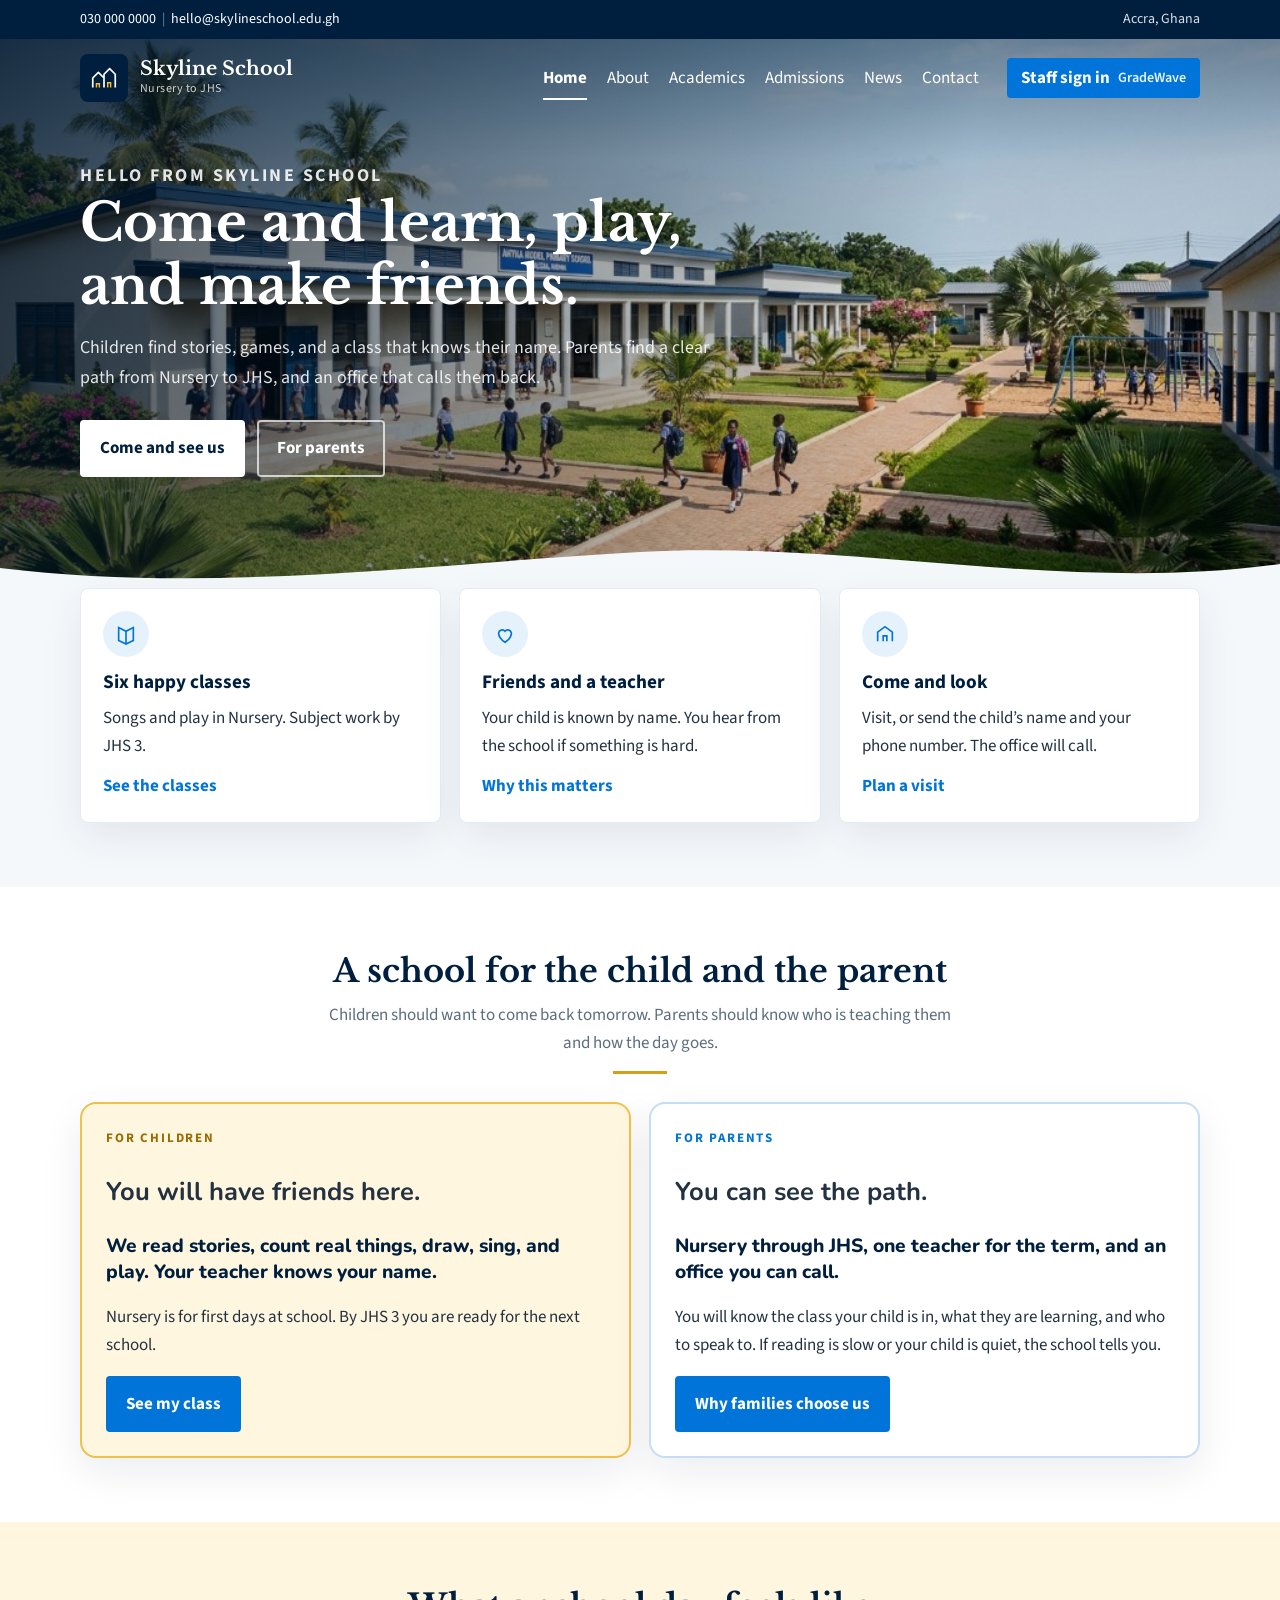
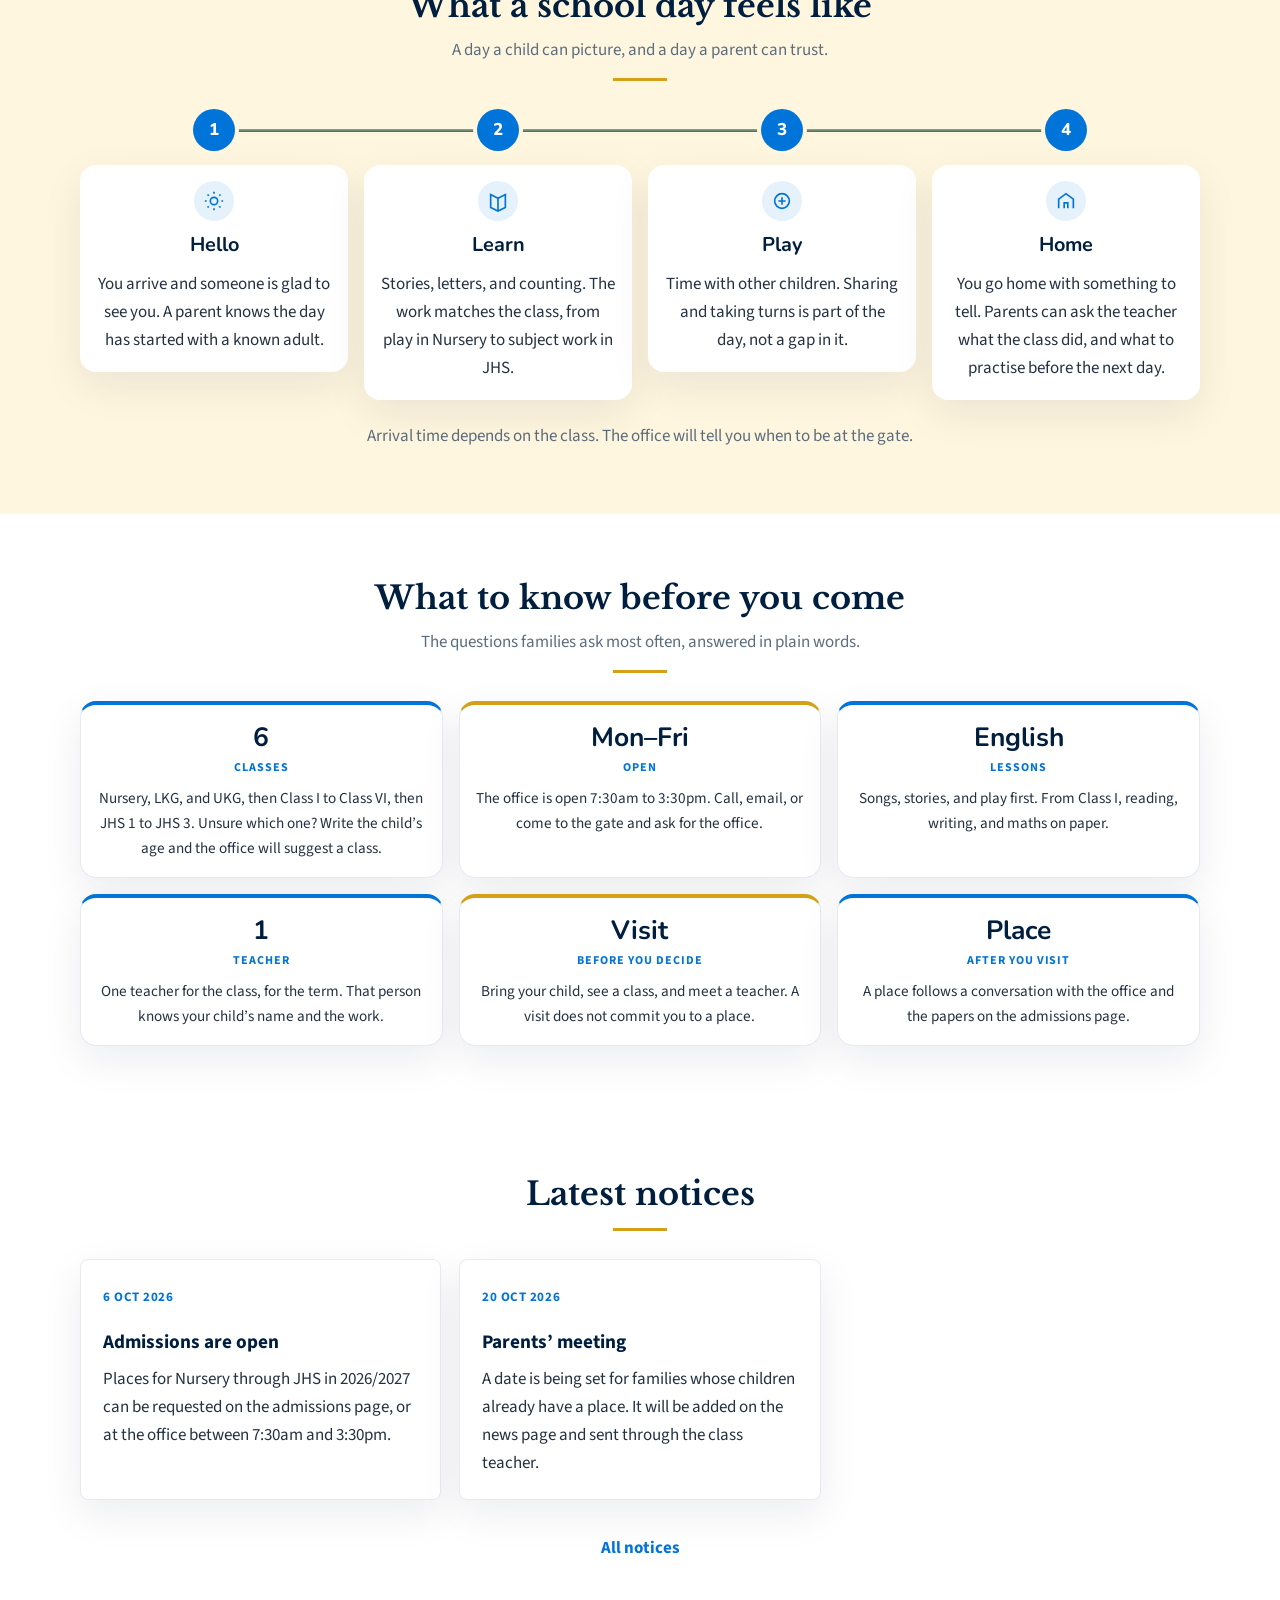
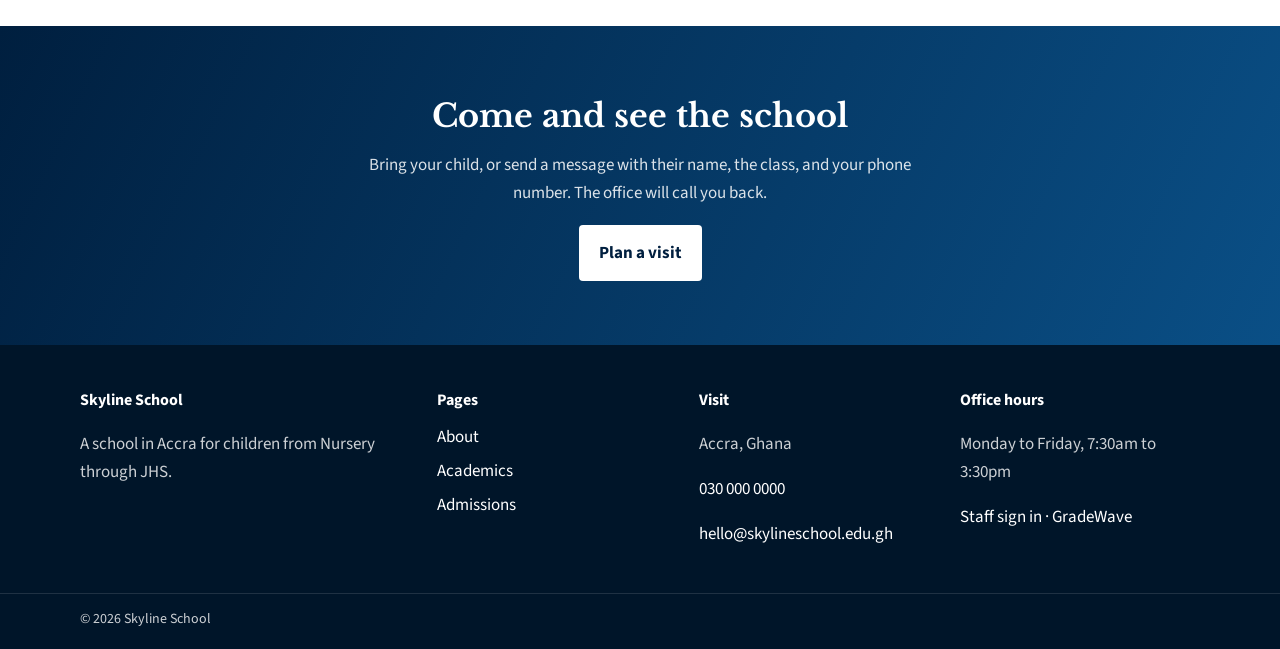
<file: index.html>
<!DOCTYPE html>
<html lang="en">
<head>
  <meta charset="UTF-8">
  <meta name="viewport" content="width=device-width, initial-scale=1">
  <title>Skyline School</title>
  <link rel="preconnect" href="https://fonts.googleapis.com">
  <link rel="preconnect" href="https://fonts.gstatic.com" crossorigin>
  <link href="https://fonts.googleapis.com/css2?family=Libre+Baskerville:wght@400;700&family=Nunito:wght@700;800&family=Source+Sans+3:wght@400;600;700&display=swap" rel="stylesheet">
  <link rel="stylesheet" href="css/style.css">
</head>
<body>
  <a class="skip" href="#content">Skip to content</a>
  <div class="topbar">
    <div class="container topbar-inner">
      <p><a data-phone href="tel:0300000000">030 000 0000</a><span>|</span><a data-email href="mailto:hello@skylineschool.edu.gh">hello@skylineschool.edu.gh</a></p>
      <p data-field="address">Accra, Ghana</p>
    </div>
  </div>
  <div class="mast">
  <img class="mast-photo" src="img/skyline-building.png" alt="Children walking through the school grounds">
  <header class="site-header">
    <div class="container header-inner">
      <a class="brand" href="index.html">
        <span class="logo-slot" data-logo-slot>S</span>
        <span><strong data-field="name">Skyline School</strong><small>Nursery to JHS</small></span>
      </a>
      <button class="menu-btn" type="button" aria-expanded="false" aria-label="Open menu"><span></span></button>
      <nav class="nav" aria-label="Pages">
        <a href="index.html">Home</a>
        <a href="about.html">About</a>
        <a href="academics.html">Academics</a>
        <a href="admissions.html">Admissions</a>
        <a href="news.html">News</a>
        <a href="contact.html">Contact</a>
        <a class="staff" data-portal href="#staff">Staff sign in <small>GradeWave</small></a>
      </nav>
    </div>
  </header>

    <section class="hero">
      <div class="container hero-grid">
        <div class="hero-inner">
          <p class="eyebrow">Hello from Skyline School</p>
          <h1>Come and learn, play, and make friends.</h1>
          <p>Children find stories, games, and a class that knows their name. Parents find a clear path from Nursery to JHS, and an office that calls them back.</p>
          <div class="hero-actions">
            <a class="btn btn-light" href="admissions.html">Come and see us</a>
            <a class="btn btn-line" href="#for-parents">For parents</a>
          </div>
        </div>
      </div>
      <svg class="hero-wave" viewBox="0 0 1440 54" preserveAspectRatio="none" aria-hidden="true"><path d="M0 54h1440V24C1200 54 960 0 720 12 480 24 240 54 0 28Z"></path></svg>
    </section>
  </div>

  <main id="content">
  <section class="band wash">
      <div class="container overlap">
        <div class="cards">
          <article class="card">
            <div class="icon" aria-hidden="true">
              <svg width="22" height="22" viewBox="0 0 24 24" fill="none" stroke="currentColor" stroke-width="1.8"><path d="M4 19V5l8 4 8-4v14l-8 4-8-4Z"/><path d="M12 9v14"/></svg>
            </div>
            <h3>Six happy classes</h3>
            <p>Songs and play in Nursery. Subject work by JHS 3.</p>
            <a class="more" href="academics.html">See the classes</a>
          </article>
          <article class="card">
            <div class="icon" aria-hidden="true">
              <svg width="22" height="22" viewBox="0 0 24 24" fill="none" stroke="currentColor" stroke-width="1.8"><path d="M12 21s-7-4.4-7-10a4 4 0 0 1 7-2 4 4 0 0 1 7 2c0 5.6-7 10-7 10Z"/></svg>
            </div>
            <h3>Friends and a teacher</h3>
            <p>Your child is known by name. You hear from the school if something is hard.</p>
            <a class="more" href="about.html#why-school">Why this matters</a>
          </article>
          <article class="card">
            <div class="icon" aria-hidden="true">
              <svg width="22" height="22" viewBox="0 0 24 24" fill="none" stroke="currentColor" stroke-width="1.8"><path d="M4 20V10l8-6 8 6v10"/><path d="M10 20v-6h4v6"/></svg>
            </div>
            <h3>Come and look</h3>
            <p>Visit, or send the child’s name and your phone number. The office will call.</p>
            <a class="more" href="admissions.html">Plan a visit</a>
          </article>
        </div>
      </div>
    </section>

    <section class="band white" id="for-parents">
      <div class="container">
        <div class="section-head">
          <h2>A school for the child and the parent</h2>
          <p>Children should want to come back tomorrow. Parents should know who is teaching them and how the day goes.</p>
          <div class="rule"></div>
        </div>
        <div class="audience">
          <article class="for-child">
            <p class="eyebrow">For children</p>
            <h2>You will have friends here.</h2>
            <p class="say">We read stories, count real things, draw, sing, and play. Your teacher knows your name.</p>
            <p>Nursery is for first days at school. By JHS 3 you are ready for the next school.</p>
            <a class="btn btn-solid" href="academics.html">See my class</a>
          </article>
          <article class="for-parent">
            <p class="eyebrow">For parents</p>
            <h2>You can see the path.</h2>
            <p class="say">Nursery through JHS, one teacher for the term, and an office you can call.</p>
            <p>You will know the class your child is in, what they are learning, and who to speak to. If reading is slow or your child is quiet, the school tells you.</p>
            <a class="btn btn-solid" href="about.html#why-school">Why families choose us</a>
          </article>
        </div>
      </div>
    </section>

    <section class="band kid-band">
      <div class="container">
        <div class="section-head">
          <h2>What a school day feels like</h2>
          <p>A day a child can picture, and a day a parent can trust.</p>
          <div class="rule"></div>
        </div>
        <div class="day">
          <article>
            <span class="step">1</span>
            <div class="day-card">
              <span class="pico" aria-hidden="true"><svg width="22" height="22" viewBox="0 0 24 24" fill="none" stroke="currentColor" stroke-width="1.8"><circle cx="12" cy="12" r="4"/><path d="M12 2v2M12 20v2M2 12h2M20 12h2M4.9 4.9l1.4 1.4M17.7 17.7l1.4 1.4M19.1 4.9l-1.4 1.4M6.3 17.7l-1.4 1.4"/></svg></span>
              <h3>Hello</h3>
              <p>You arrive and someone is glad to see you. A parent knows the day has started with a known adult.</p>
            </div>
          </article>
          <article>
            <span class="step">2</span>
            <div class="day-card">
              <span class="pico" aria-hidden="true"><svg width="22" height="22" viewBox="0 0 24 24" fill="none" stroke="currentColor" stroke-width="1.8"><path d="M4 19V5l8 4 8-4v14l-8 4-8-4Z"/><path d="M12 9v14"/></svg></span>
              <h3>Learn</h3>
              <p>Stories, letters, and counting. The work matches the class, from play in Nursery to subject work in JHS.</p>
            </div>
          </article>
          <article>
            <span class="step">3</span>
            <div class="day-card">
              <span class="pico" aria-hidden="true"><svg width="22" height="22" viewBox="0 0 24 24" fill="none" stroke="currentColor" stroke-width="1.8"><circle cx="12" cy="12" r="8"/><path d="M12 8v8M8 12h8"/></svg></span>
              <h3>Play</h3>
              <p>Time with other children. Sharing and taking turns is part of the day, not a gap in it.</p>
            </div>
          </article>
          <article>
            <span class="step">4</span>
            <div class="day-card">
              <span class="pico" aria-hidden="true"><svg width="22" height="22" viewBox="0 0 24 24" fill="none" stroke="currentColor" stroke-width="1.8"><path d="M4 20V10l8-6 8 6v10"/><path d="M10 20v-6h4v6"/></svg></span>
              <h3>Home</h3>
              <p>You go home with something to tell. Parents can ask the teacher what the class did, and what to practise before the next day.</p>
            </div>
          </article>
        </div>
        <p class="lede" style="text-align:center;margin-top:22px">Arrival time depends on the class. The office will tell you when to be at the gate.</p>
      </div>
    </section>

    <section class="band white">
      <div class="container">
        <div class="section-head">
          <h2>What to know before you come</h2>
          <p>The questions families ask most often, answered in plain words.</p>
          <div class="rule"></div>
        </div>
        <div class="board">
          <article>
            <b>6</b>
            <span>Classes</span>
            <p>Nursery, LKG, and UKG, then Class I to Class VI, then JHS 1 to JHS 3. Unsure which one? Write the child’s age and the office will suggest a class.</p>
          </article>
          <article>
            <b>Mon–Fri</b>
            <span>Open</span>
            <p>The office is open 7:30am to 3:30pm. Call, email, or come to the gate and ask for the office.</p>
          </article>
          <article>
            <b>English</b>
            <span>Lessons</span>
            <p>Songs, stories, and play first. From Class I, reading, writing, and maths on paper.</p>
          </article>
          <article>
            <b>1</b>
            <span>Teacher</span>
            <p>One teacher for the class, for the term. That person knows your child’s name and the work.</p>
          </article>
          <article>
            <b>Visit</b>
            <span>Before you decide</span>
            <p>Bring your child, see a class, and meet a teacher. A visit does not commit you to a place.</p>
          </article>
          <article>
            <b>Place</b>
            <span>After you visit</span>
            <p>A place follows a conversation with the office and the papers on the admissions page.</p>
          </article>
        </div>
      </div>
    </section>

    <section class="band white">
      <div class="container">
        <div class="section-head">
          <h2>Latest notices</h2>
          <div class="rule"></div>
        </div>
        <div class="posts">
          <article class="post">
            <time datetime="2026-10-06">6 Oct 2026</time>
            <h3>Admissions are open</h3>
            <p>Places for Nursery through JHS in <span data-field="year">2026/2027</span> can be requested on the admissions page, or at the office between 7:30am and 3:30pm.</p>
          </article>
          <article class="post">
            <time datetime="2026-10-20">20 Oct 2026</time>
            <h3>Parents’ meeting</h3>
            <p>A date is being set for families whose children already have a place. It will be added on the news page and sent through the class teacher.</p>
          </article>
        </div>
        <p style="text-align:center;margin:22px 0 0"><a class="more" href="news.html">All notices</a></p>
      </div>
    </section>

    <section class="band cta">
      <div class="container">
        <h2>Come and see the school</h2>
        <p>Bring your child, or send a message with their name, the class, and your phone number. The office will call you back.</p>
        <a class="btn btn-light" href="admissions.html">Plan a visit</a>
      </div>
    </section>
  </main>

  <footer class="site-footer">
    <div class="container footer-grid">
      <div>
        <h3 data-field="name">Skyline School</h3>
        <p>A school in Accra for children from Nursery through JHS.</p>
      </div>
      <div>
        <h3>Pages</h3>
        <ul>
          <li><a href="about.html">About</a></li>
          <li><a href="academics.html">Academics</a></li>
          <li><a href="admissions.html">Admissions</a></li>
        </ul>
      </div>
      <div>
        <h3>Visit</h3>
        <p data-field="address">Accra, Ghana</p>
        <p><a data-phone href="tel:0300000000">030 000 0000</a></p>
        <p><a data-email href="mailto:hello@skylineschool.edu.gh">hello@skylineschool.edu.gh</a></p>
      </div>
      <div>
        <h3>Office hours</h3>
        <p data-field="hours">Monday to Friday, 7:30am to 3:30pm</p>
        <p><a data-portal href="#staff">Staff sign in · GradeWave</a></p>
      </div>
    </div>
    <div class="footer-base">
      <div class="container">© <span data-year-now>2026</span> <span data-field="name">Skyline School</span></div>
    </div>
  </footer>
  <script src="config.js"></script>
  <script src="js/site.js"></script>
</body>
</html>
</file>
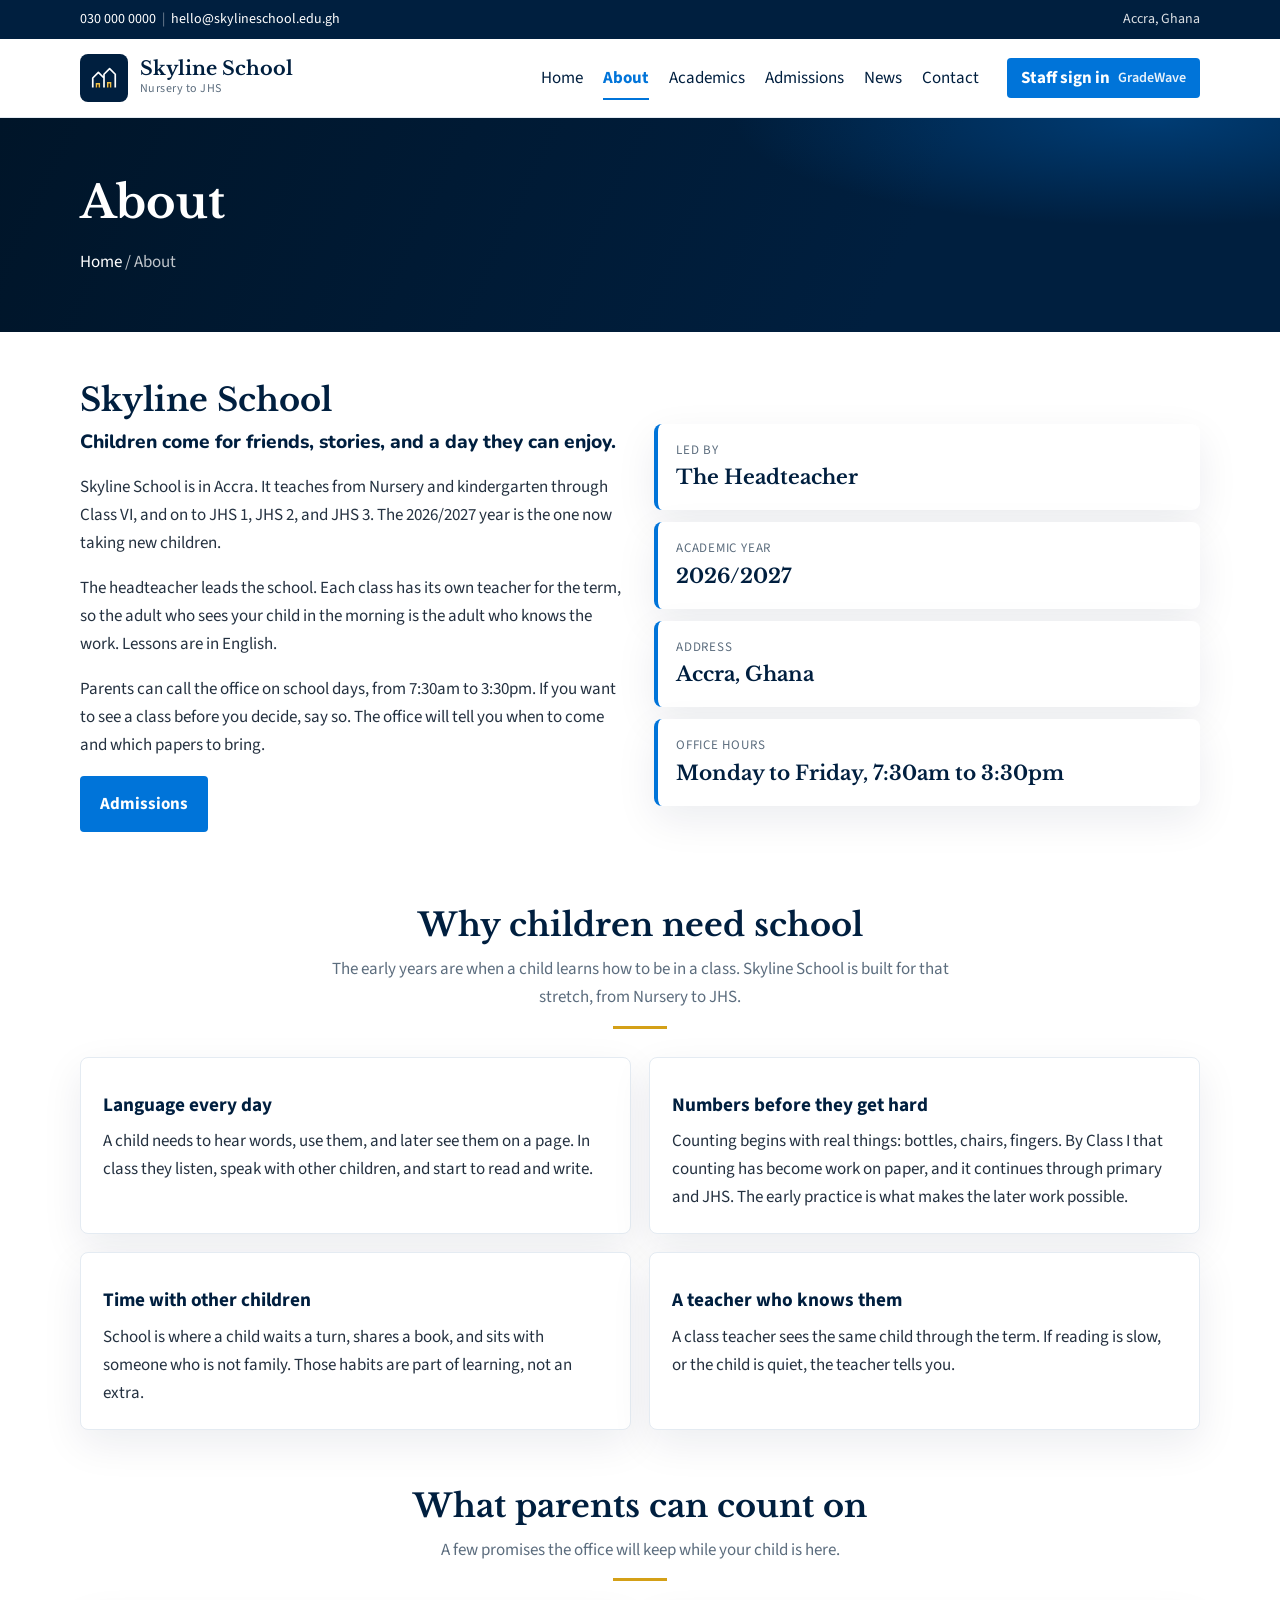
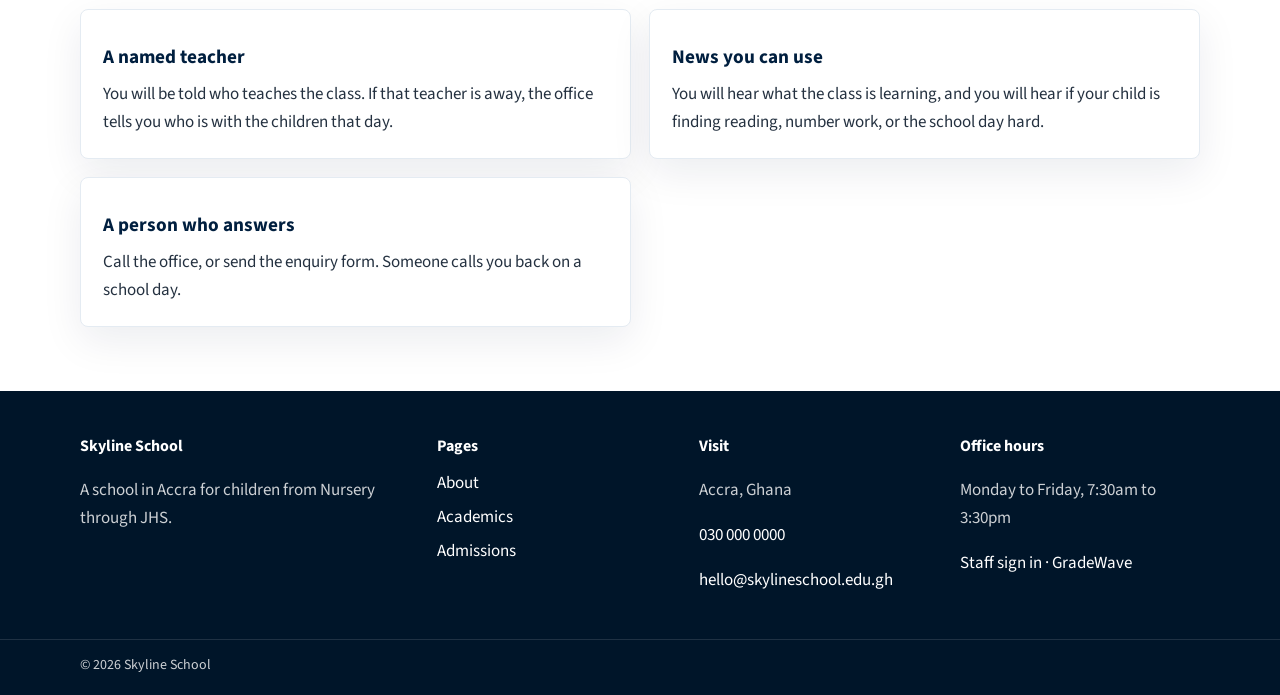
<file: about.html>
<!DOCTYPE html>
<html lang="en">
<head>
  <meta charset="UTF-8">
  <meta name="viewport" content="width=device-width, initial-scale=1">
  <title>About · Skyline School</title>
  <link rel="preconnect" href="https://fonts.googleapis.com">
  <link rel="preconnect" href="https://fonts.gstatic.com" crossorigin>
  <link href="https://fonts.googleapis.com/css2?family=Libre+Baskerville:wght@400;700&family=Nunito:wght@700;800&family=Source+Sans+3:wght@400;600;700&display=swap" rel="stylesheet">
  <link rel="stylesheet" href="css/style.css">
</head>
<body data-page="About">
  <a class="skip" href="#content">Skip to content</a>
  <div class="topbar">
    <div class="container topbar-inner">
      <p><a data-phone href="tel:0300000000">030 000 0000</a><span>|</span><a data-email href="mailto:hello@skylineschool.edu.gh">hello@skylineschool.edu.gh</a></p>
      <p data-field="address">Accra, Ghana</p>
    </div>
  </div>
  <header class="site-header">
    <div class="container header-inner">
      <a class="brand" href="index.html">
        <span class="logo-slot" data-logo-slot>S</span>
        <span><strong data-field="name">Skyline School</strong><small>Nursery to JHS</small></span>
      </a>
      <button class="menu-btn" type="button" aria-expanded="false" aria-label="Open menu"><span></span></button>
      <nav class="nav" aria-label="Pages">
        <a href="index.html">Home</a>
        <a href="about.html">About</a>
        <a href="academics.html">Academics</a>
        <a href="admissions.html">Admissions</a>
        <a href="news.html">News</a>
        <a href="contact.html">Contact</a>
        <a class="staff" data-portal href="#staff">Staff sign in <small>GradeWave</small></a>
      </nav>
    </div>
  </header>
  <section class="banner">
    <div class="container">
      <h1>About</h1>
      <p class="crumbs"><a href="index.html">Home</a> <span>/</span> About</p>
    </div>
  </section>
  <main id="content" class="page">
    <div class="container split">
      <div class="page-copy">
        <h2>Skyline School</h2>
        <p class="say">Children come for friends, stories, and a day they can enjoy.</p>
        <p>Skyline School is in Accra. It teaches from Nursery and kindergarten through Class VI, and on to JHS 1, JHS 2, and JHS 3. The <span data-field="year">2026/2027</span> year is the one now taking new children.</p>
        <p>The headteacher leads the school. Each class has its own teacher for the term, so the adult who sees your child in the morning is the adult who knows the work. Lessons are in English.</p>
        <p>Parents can call the office on school days, from 7:30am to 3:30pm. If you want to see a class before you decide, say so. The office will tell you when to come and which papers to bring.</p>
        <p><a class="btn btn-solid" href="admissions.html">Admissions</a></p>
      </div>
      <div class="facts">
        <div class="fact"><span>Led by</span><strong data-field="principal">The Headteacher</strong></div>
        <div class="fact"><span>Academic year</span><strong data-field="year">2026/2027</strong></div>
        <div class="fact"><span>Address</span><strong data-field="address">Accra, Ghana</strong></div>
        <div class="fact"><span>Office hours</span><strong data-field="hours">Monday to Friday, 7:30am to 3:30pm</strong></div>
      </div>
    </div>
    <div class="container" id="why-school" style="margin-top:56px">
      <div class="section-head">
        <h2>Why children need school</h2>
        <p>The early years are when a child learns how to be in a class. Skyline School is built for that stretch, from Nursery to JHS.</p>
        <div class="rule"></div>
      </div>
      <div class="cards">
        <article class="card">
          <h3>Language every day</h3>
          <p>A child needs to hear words, use them, and later see them on a page. In class they listen, speak with other children, and start to read and write.</p>
        </article>
        <article class="card">
          <h3>Numbers before they get hard</h3>
          <p>Counting begins with real things: bottles, chairs, fingers. By Class I that counting has become work on paper, and it continues through primary and JHS. The early practice is what makes the later work possible.</p>
        </article>
        <article class="card">
          <h3>Time with other children</h3>
          <p>School is where a child waits a turn, shares a book, and sits with someone who is not family. Those habits are part of learning, not an extra.</p>
        </article>
        <article class="card">
          <h3>A teacher who knows them</h3>
          <p>A class teacher sees the same child through the term. If reading is slow, or the child is quiet, the teacher tells you.</p>
        </article>
      </div>
      <div class="section-head" style="margin-top:56px">
        <h2>What parents can count on</h2>
        <p>A few promises the office will keep while your child is here.</p>
        <div class="rule"></div>
      </div>
      <div class="cards">
        <article class="card">
          <h3>A named teacher</h3>
          <p>You will be told who teaches the class. If that teacher is away, the office tells you who is with the children that day.</p>
        </article>
        <article class="card">
          <h3>News you can use</h3>
          <p>You will hear what the class is learning, and you will hear if your child is finding reading, number work, or the school day hard.</p>
        </article>
        <article class="card">
          <h3>A person who answers</h3>
          <p>Call the office, or send the enquiry form. Someone calls you back on a school day.</p>
        </article>
      </div>
    </div>
  </main>
  <footer class="site-footer">
    <div class="container footer-grid">
      <div>
        <h3 data-field="name">Skyline School</h3>
        <p>A school in Accra for children from Nursery through JHS.</p>
      </div>
      <div>
        <h3>Pages</h3>
        <ul>
          <li><a href="about.html">About</a></li>
          <li><a href="academics.html">Academics</a></li>
          <li><a href="admissions.html">Admissions</a></li>
        </ul>
      </div>
      <div>
        <h3>Visit</h3>
        <p data-field="address">Accra, Ghana</p>
        <p><a data-phone href="tel:0300000000">030 000 0000</a></p>
        <p><a data-email href="mailto:hello@skylineschool.edu.gh">hello@skylineschool.edu.gh</a></p>
      </div>
      <div>
        <h3>Office hours</h3>
        <p data-field="hours">Monday to Friday, 7:30am to 3:30pm</p>
        <p><a data-portal href="#staff">Staff sign in · GradeWave</a></p>
      </div>
    </div>
    <div class="footer-base"><div class="container">© <span data-year-now>2026</span> <span data-field="name">Skyline School</span></div></div>
  </footer>
  <script src="config.js"></script>
  <script src="js/site.js"></script>
</body>
</html>
</file>
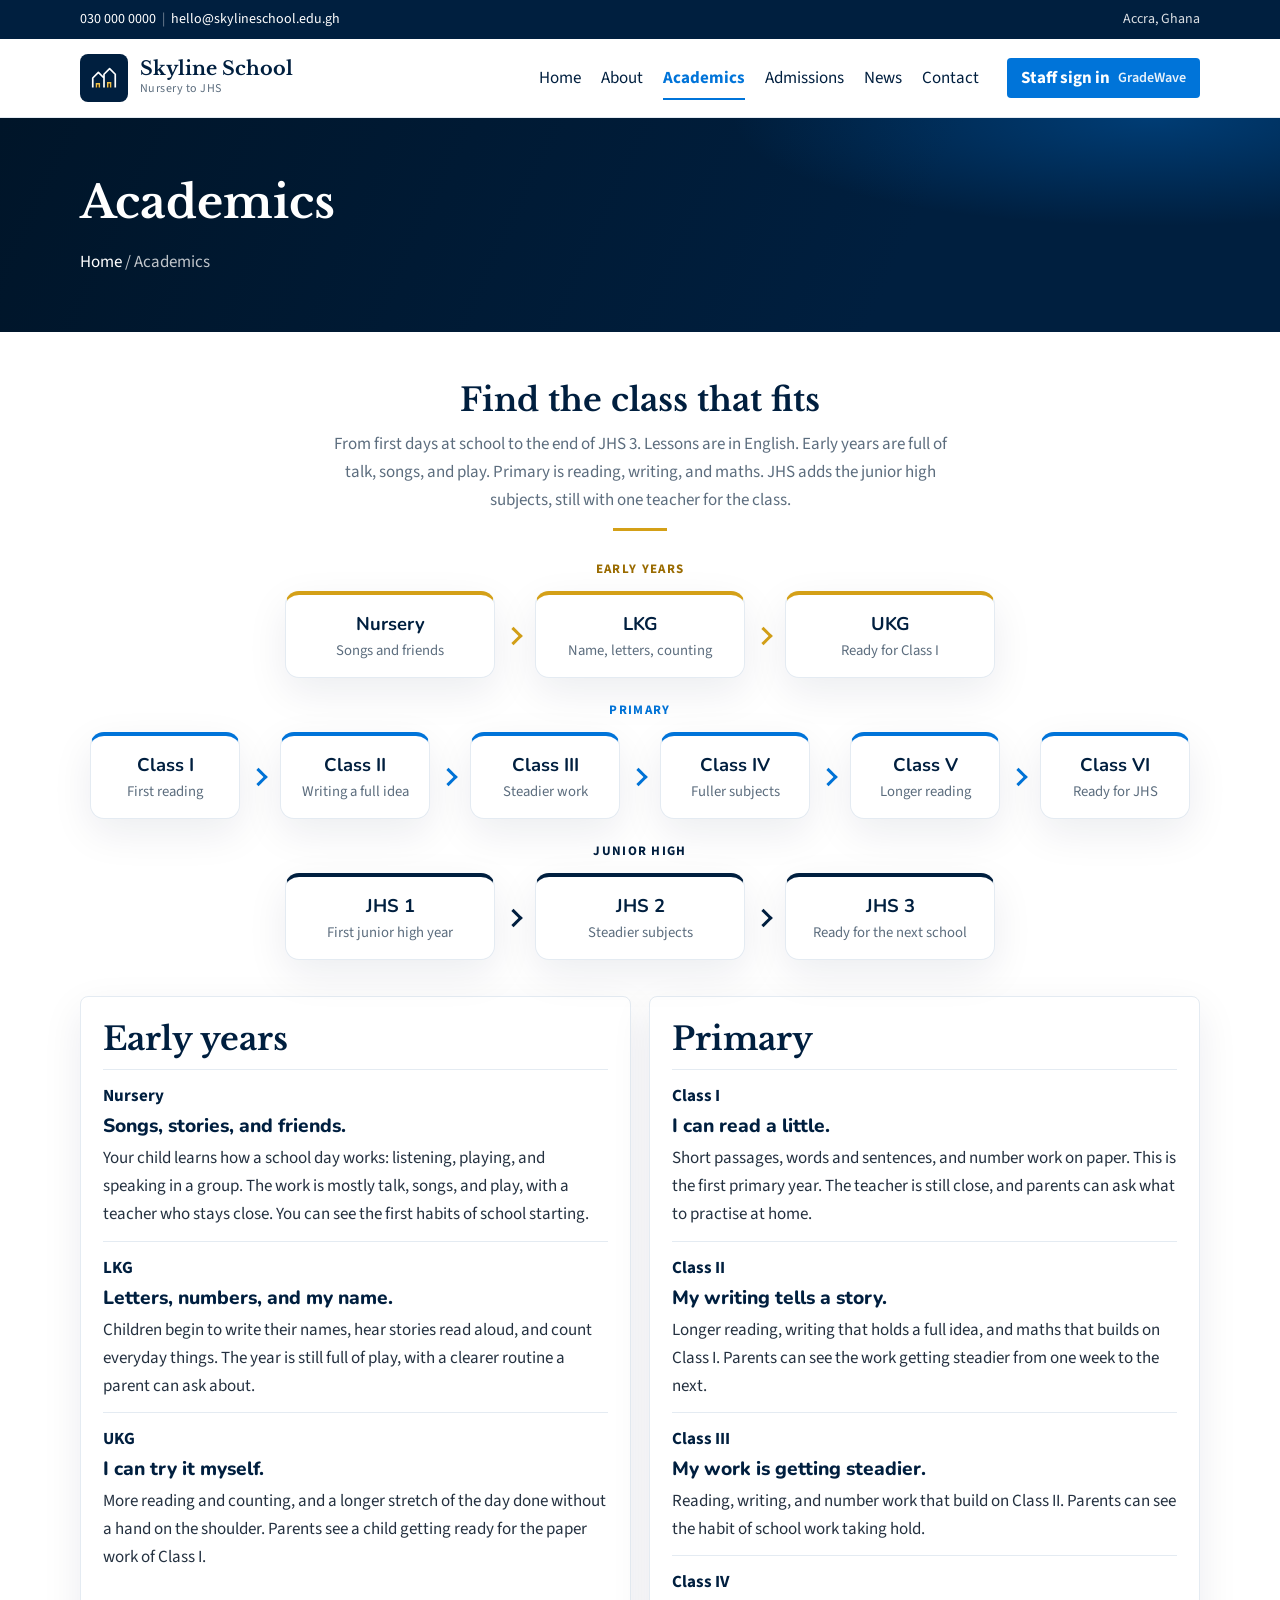
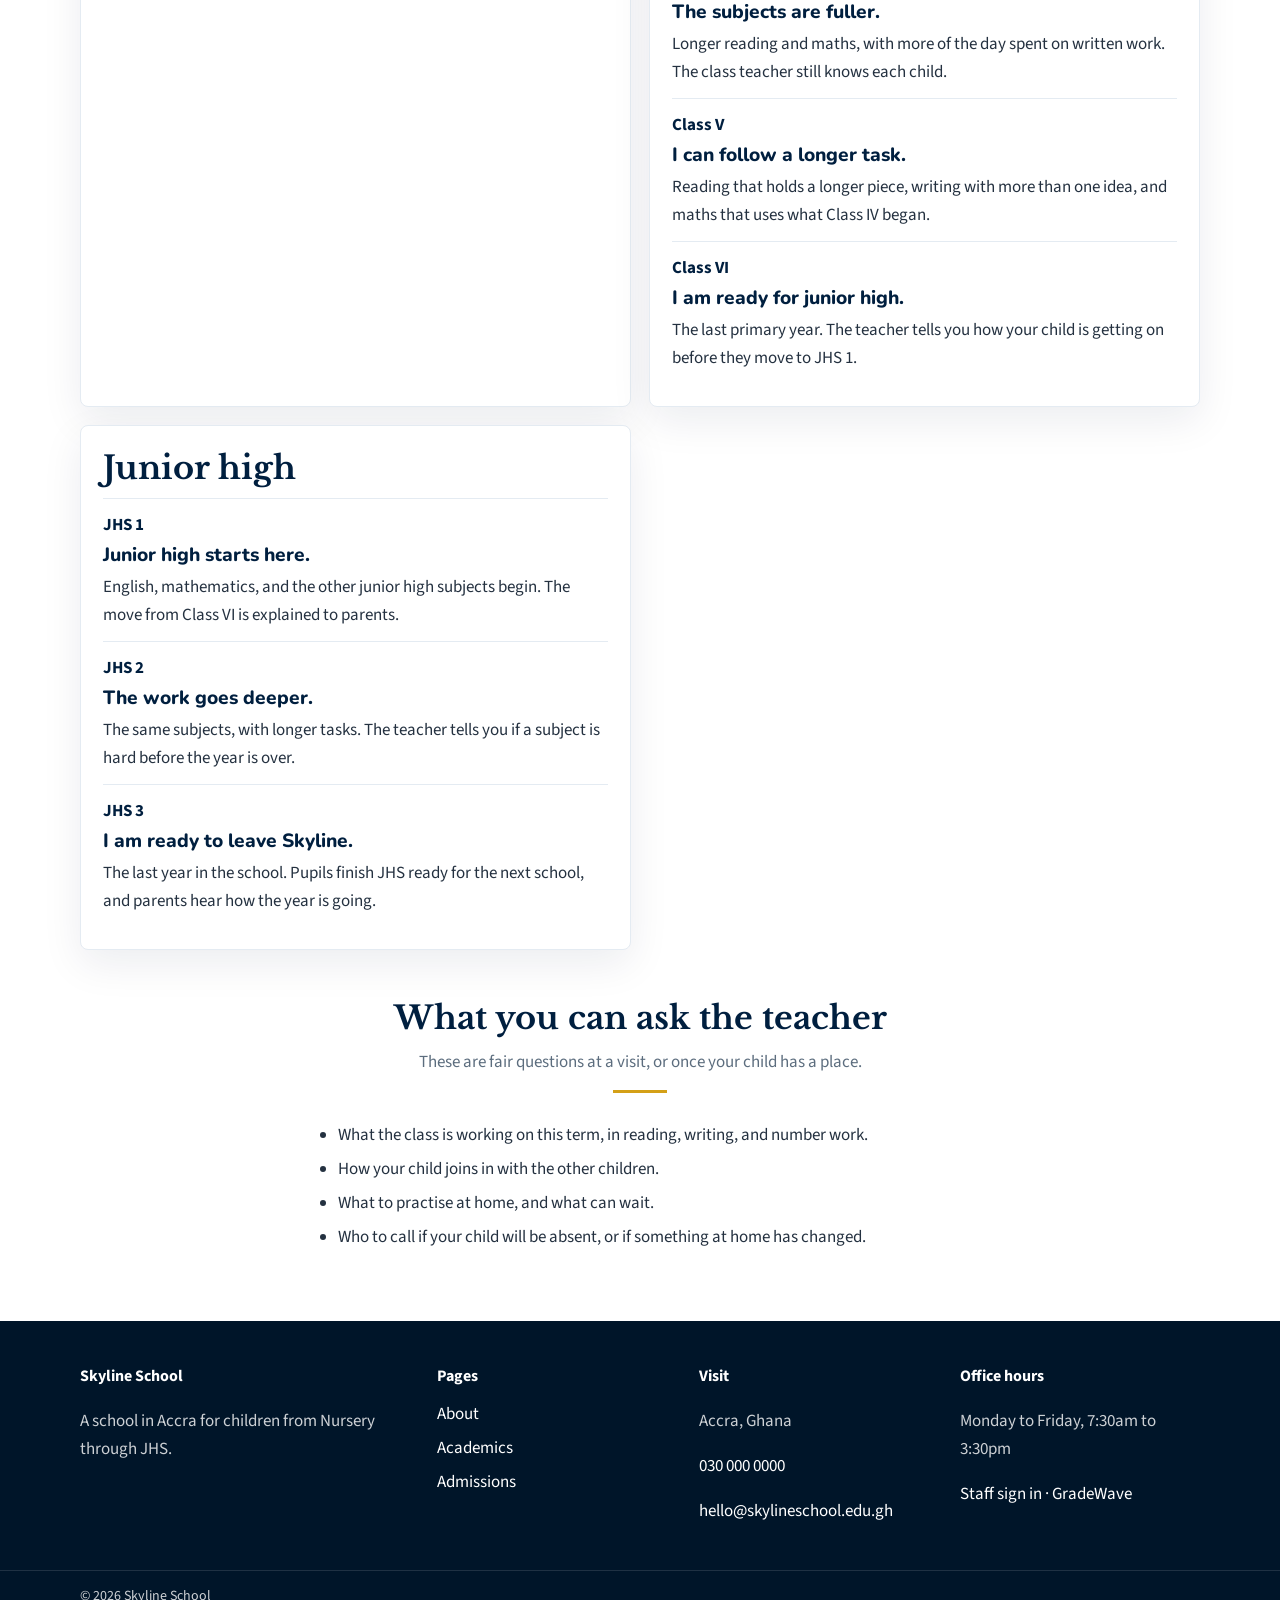
<file: academics.html>
<!DOCTYPE html>
<html lang="en">
<head>
  <meta charset="UTF-8">
  <meta name="viewport" content="width=device-width, initial-scale=1">
  <title>Academics · Skyline School</title>
  <link rel="preconnect" href="https://fonts.googleapis.com">
  <link rel="preconnect" href="https://fonts.gstatic.com" crossorigin>
  <link href="https://fonts.googleapis.com/css2?family=Libre+Baskerville:wght@400;700&family=Nunito:wght@700;800&family=Source+Sans+3:wght@400;600;700&display=swap" rel="stylesheet">
  <link rel="stylesheet" href="css/style.css">
</head>
<body data-page="Academics">
  <a class="skip" href="#content">Skip to content</a>
  <div class="topbar">
    <div class="container topbar-inner">
      <p><a data-phone href="tel:0300000000">030 000 0000</a><span>|</span><a data-email href="mailto:hello@skylineschool.edu.gh">hello@skylineschool.edu.gh</a></p>
      <p data-field="address">Accra, Ghana</p>
    </div>
  </div>
  <header class="site-header">
    <div class="container header-inner">
      <a class="brand" href="index.html">
        <span class="logo-slot" data-logo-slot>S</span>
        <span><strong data-field="name">Skyline School</strong><small>Nursery to JHS</small></span>
      </a>
      <button class="menu-btn" type="button" aria-expanded="false" aria-label="Open menu"><span></span></button>
      <nav class="nav" aria-label="Pages">
        <a href="index.html">Home</a>
        <a href="about.html">About</a>
        <a href="academics.html">Academics</a>
        <a href="admissions.html">Admissions</a>
        <a href="news.html">News</a>
        <a href="contact.html">Contact</a>
        <a class="staff" data-portal href="#staff">Staff sign in <small>GradeWave</small></a>
      </nav>
    </div>
  </header>
  <section class="banner">
    <div class="container">
      <h1>Academics</h1>
      <p class="crumbs"><a href="index.html">Home</a> <span>/</span> Academics</p>
    </div>
  </section>
  <main id="content" class="page">
    <div class="container">
      <div class="section-head">
        <h2>Find the class that fits</h2>
        <p>From first days at school to the end of JHS 3. Lessons are in English. Early years are full of talk, songs, and play. Primary is reading, writing, and maths. JHS adds the junior high subjects, still with one teacher for the class.</p>
        <div class="rule"></div>
      </div>
      <div class="path">
        <div class="path-row">
          <p>Early years</p>
          <ol>
            <li><strong>Nursery</strong><span>Songs and friends</span></li>
            <li><strong>LKG</strong><span>Name, letters, counting</span></li>
            <li><strong>UKG</strong><span>Ready for Class I</span></li>
          </ol>
        </div>
        <div class="path-row">
          <p>Primary</p>
          <ol>
            <li><strong>Class I</strong><span>First reading</span></li>
            <li><strong>Class II</strong><span>Writing a full idea</span></li>
            <li><strong>Class III</strong><span>Steadier work</span></li>
            <li><strong>Class IV</strong><span>Fuller subjects</span></li>
            <li><strong>Class V</strong><span>Longer reading</span></li>
            <li><strong>Class VI</strong><span>Ready for JHS</span></li>
          </ol>
        </div>
        <div class="path-row">
          <p>Junior high</p>
          <ol>
            <li><strong>JHS 1</strong><span>First junior high year</span></li>
            <li><strong>JHS 2</strong><span>Steadier subjects</span></li>
            <li><strong>JHS 3</strong><span>Ready for the next school</span></li>
          </ol>
        </div>
      </div>
      <div class="stages">
        <article class="stage" id="early">
          <h2>Early years</h2>
          <div class="class-row" id="nursery"><strong>Nursery</strong><p class="say">Songs, stories, and friends.</p><p>Your child learns how a school day works: listening, playing, and speaking in a group. The work is mostly talk, songs, and play, with a teacher who stays close. You can see the first habits of school starting.</p></div>
          <div class="class-row" id="lkg"><strong>LKG</strong><p class="say">Letters, numbers, and my name.</p><p>Children begin to write their names, hear stories read aloud, and count everyday things. The year is still full of play, with a clearer routine a parent can ask about.</p></div>
          <div class="class-row" id="ukg"><strong>UKG</strong><p class="say">I can try it myself.</p><p>More reading and counting, and a longer stretch of the day done without a hand on the shoulder. Parents see a child getting ready for the paper work of Class I.</p></div>
        </article>
        <article class="stage" id="primary">
          <h2>Primary</h2>
          <div class="class-row" id="class-i"><strong>Class I</strong><p class="say">I can read a little.</p><p>Short passages, words and sentences, and number work on paper. This is the first primary year. The teacher is still close, and parents can ask what to practise at home.</p></div>
          <div class="class-row" id="class-ii"><strong>Class II</strong><p class="say">My writing tells a story.</p><p>Longer reading, writing that holds a full idea, and maths that builds on Class I. Parents can see the work getting steadier from one week to the next.</p></div>
          <div class="class-row" id="class-iii"><strong>Class III</strong><p class="say">My work is getting steadier.</p><p>Reading, writing, and number work that build on Class II. Parents can see the habit of school work taking hold.</p></div>
          <div class="class-row" id="class-iv"><strong>Class IV</strong><p class="say">The subjects are fuller.</p><p>Longer reading and maths, with more of the day spent on written work. The class teacher still knows each child.</p></div>
          <div class="class-row" id="class-v"><strong>Class V</strong><p class="say">I can follow a longer task.</p><p>Reading that holds a longer piece, writing with more than one idea, and maths that uses what Class IV began.</p></div>
          <div class="class-row" id="class-vi"><strong>Class VI</strong><p class="say">I am ready for junior high.</p><p>The last primary year. The teacher tells you how your child is getting on before they move to JHS 1.</p></div>
        </article>
        <article class="stage" id="jhs">
          <h2>Junior high</h2>
          <div class="class-row" id="jhs-1"><strong>JHS 1</strong><p class="say">Junior high starts here.</p><p>English, mathematics, and the other junior high subjects begin. The move from Class VI is explained to parents.</p></div>
          <div class="class-row" id="jhs-2"><strong>JHS 2</strong><p class="say">The work goes deeper.</p><p>The same subjects, with longer tasks. The teacher tells you if a subject is hard before the year is over.</p></div>
          <div class="class-row" id="jhs-3"><strong>JHS 3</strong><p class="say">I am ready to leave Skyline.</p><p>The last year in the school. Pupils finish JHS ready for the next school, and parents hear how the year is going.</p></div>
        </article>
      </div>
      <div class="section-head" style="margin-top:48px">
        <h2>What you can ask the teacher</h2>
        <p>These are fair questions at a visit, or once your child has a place.</p>
        <div class="rule"></div>
      </div>
      <ul class="bring" style="max-width:640px;margin:0 auto">
        <li>What the class is working on this term, in reading, writing, and number work.</li>
        <li>How your child joins in with the other children.</li>
        <li>What to practise at home, and what can wait.</li>
        <li>Who to call if your child will be absent, or if something at home has changed.</li>
      </ul>
    </div>
  </main>
  <footer class="site-footer">
    <div class="container footer-grid">
      <div>
        <h3 data-field="name">Skyline School</h3>
        <p>A school in Accra for children from Nursery through JHS.</p>
      </div>
      <div>
        <h3>Pages</h3>
        <ul>
          <li><a href="about.html">About</a></li>
          <li><a href="academics.html">Academics</a></li>
          <li><a href="admissions.html">Admissions</a></li>
        </ul>
      </div>
      <div>
        <h3>Visit</h3>
        <p data-field="address">Accra, Ghana</p>
        <p><a data-phone href="tel:0300000000">030 000 0000</a></p>
        <p><a data-email href="mailto:hello@skylineschool.edu.gh">hello@skylineschool.edu.gh</a></p>
      </div>
      <div>
        <h3>Office hours</h3>
        <p data-field="hours">Monday to Friday, 7:30am to 3:30pm</p>
        <p><a data-portal href="#staff">Staff sign in · GradeWave</a></p>
      </div>
    </div>
    <div class="footer-base"><div class="container">© <span data-year-now>2026</span> <span data-field="name">Skyline School</span></div></div>
  </footer>
  <script src="config.js"></script>
  <script src="js/site.js"></script>
</body>
</html>
</file>
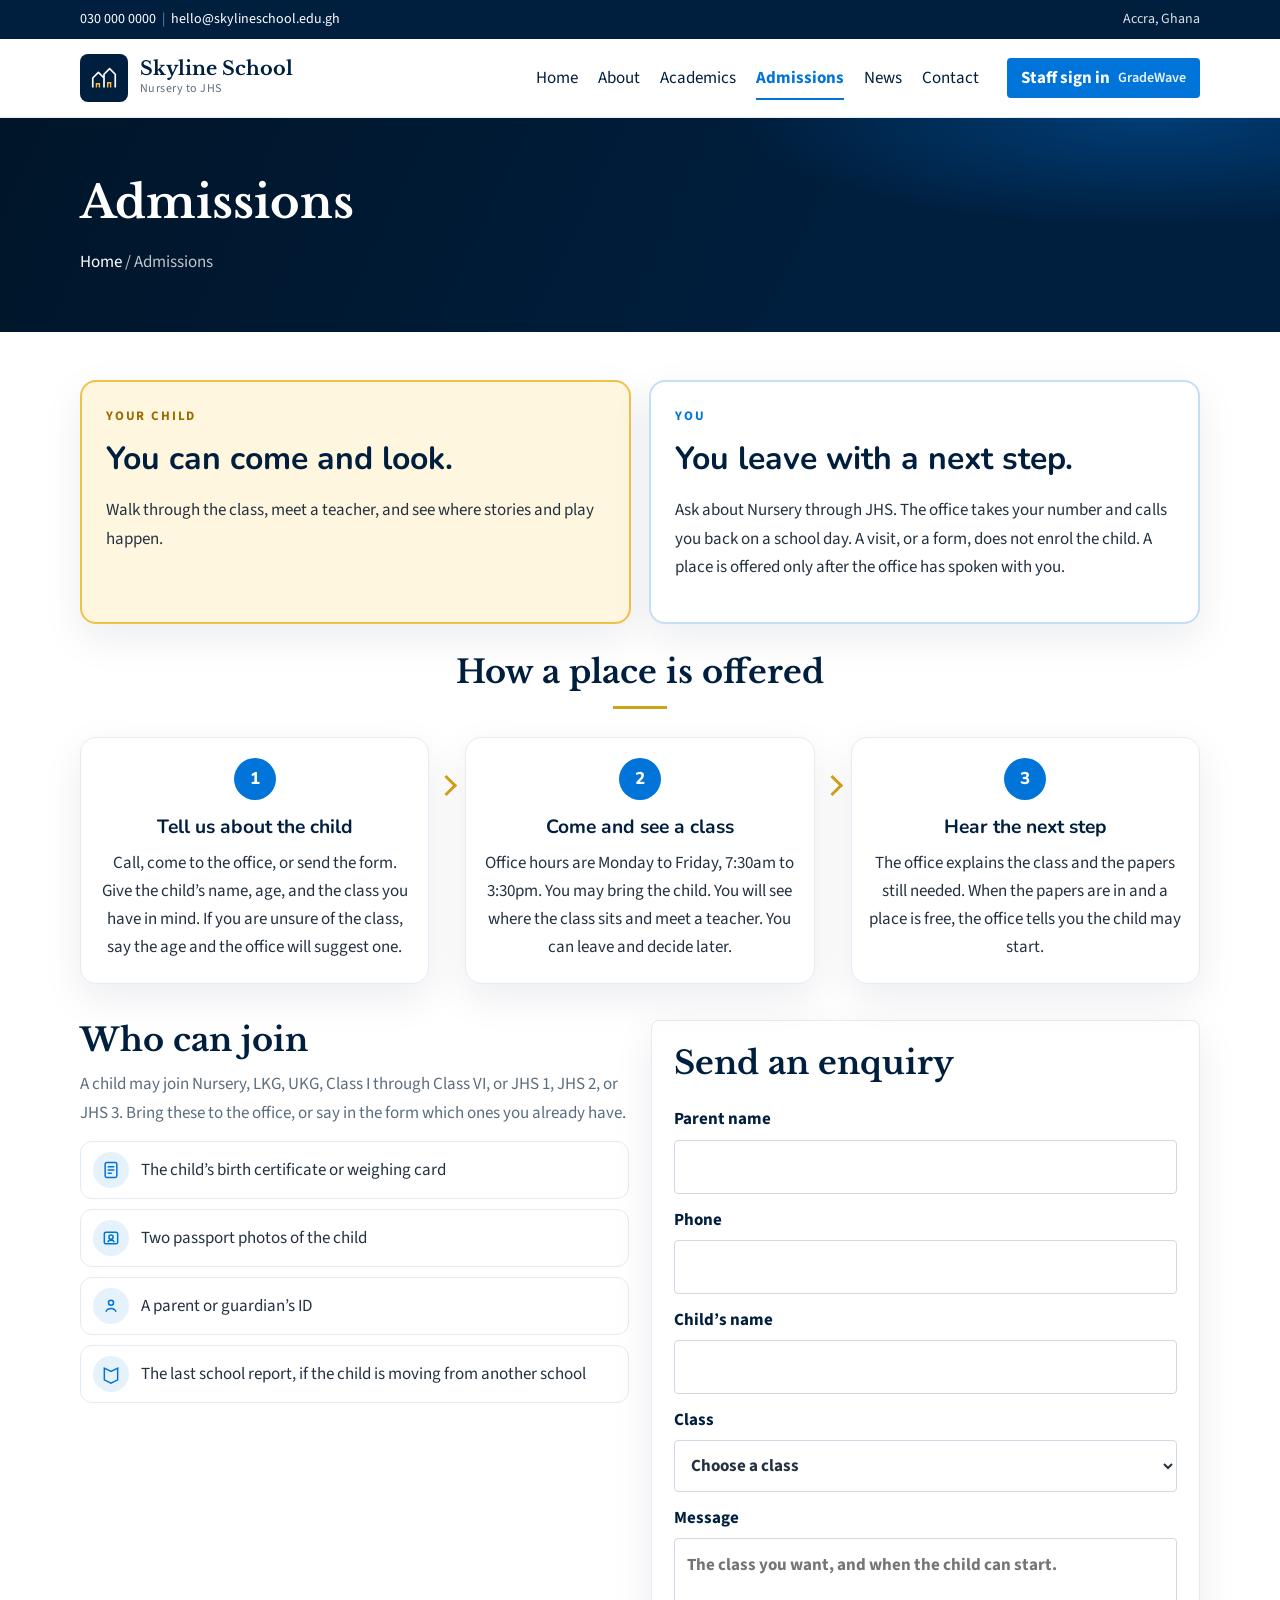
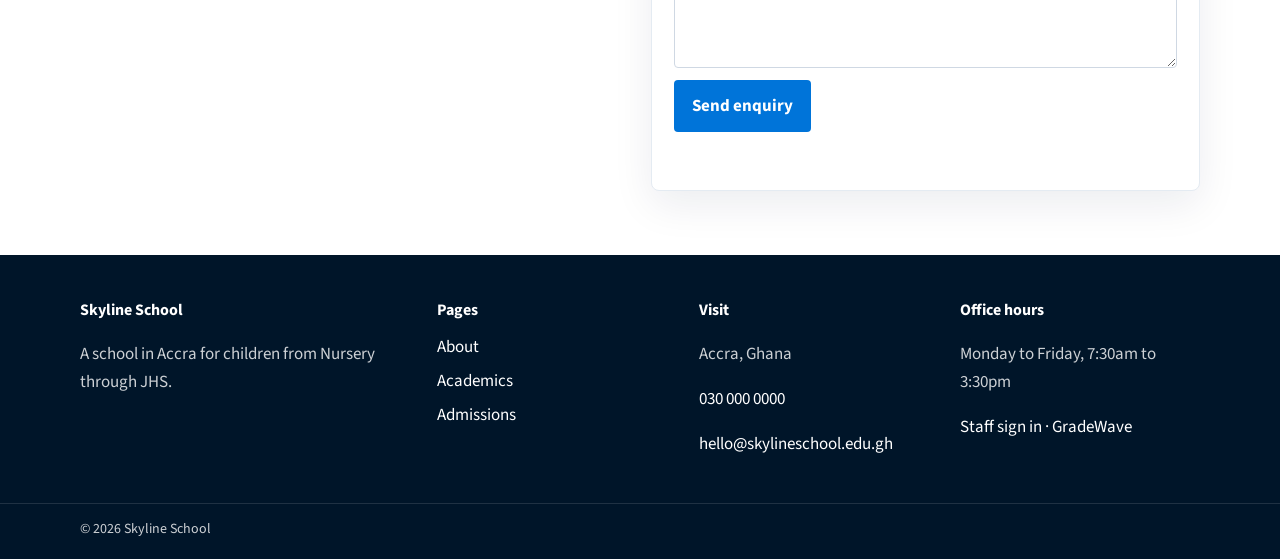
<file: admissions.html>
<!DOCTYPE html>
<html lang="en">
<head>
  <meta charset="UTF-8">
  <meta name="viewport" content="width=device-width, initial-scale=1">
  <title>Admissions · Skyline School</title>
  <link rel="preconnect" href="https://fonts.googleapis.com">
  <link rel="preconnect" href="https://fonts.gstatic.com" crossorigin>
  <link href="https://fonts.googleapis.com/css2?family=Libre+Baskerville:wght@400;700&family=Nunito:wght@700;800&family=Source+Sans+3:wght@400;600;700&display=swap" rel="stylesheet">
  <link rel="stylesheet" href="css/style.css">
</head>
<body data-page="Admissions">
  <a class="skip" href="#content">Skip to content</a>
  <div class="topbar">
    <div class="container topbar-inner">
      <p><a data-phone href="tel:0300000000">030 000 0000</a><span>|</span><a data-email href="mailto:hello@skylineschool.edu.gh">hello@skylineschool.edu.gh</a></p>
      <p data-field="address">Accra, Ghana</p>
    </div>
  </div>
  <header class="site-header">
    <div class="container header-inner">
      <a class="brand" href="index.html">
        <span class="logo-slot" data-logo-slot>S</span>
        <span><strong data-field="name">Skyline School</strong><small>Nursery to JHS</small></span>
      </a>
      <button class="menu-btn" type="button" aria-expanded="false" aria-label="Open menu"><span></span></button>
      <nav class="nav" aria-label="Pages">
        <a href="index.html">Home</a>
        <a href="about.html">About</a>
        <a href="academics.html">Academics</a>
        <a href="admissions.html">Admissions</a>
        <a href="news.html">News</a>
        <a href="contact.html">Contact</a>
        <a class="staff" data-portal href="#staff">Staff sign in <small>GradeWave</small></a>
      </nav>
    </div>
  </header>
  <section class="banner">
    <div class="container">
      <h1>Admissions</h1>
      <p class="crumbs"><a href="index.html">Home</a> <span>/</span> Admissions</p>
    </div>
  </section>
  <main id="content" class="page">
    <div class="container">
      <div class="audience" style="margin-bottom:28px">
        <article class="for-child">
          <p class="eyebrow">Your child</p>
          <h2>You can come and look.</h2>
          <p>Walk through the class, meet a teacher, and see where stories and play happen.</p>
        </article>
        <article class="for-parent">
          <p class="eyebrow">You</p>
          <h2>You leave with a next step.</h2>
          <p>Ask about Nursery through JHS. The office takes your number and calls you back on a school day. A visit, or a form, does not enrol the child. A place is offered only after the office has spoken with you.</p>
        </article>
      </div>
      <div class="section-head" style="margin:8px auto 28px">
        <h2>How a place is offered</h2>
        <div class="rule"></div>
      </div>
      <ol class="flow">
        <li>
          <span class="step">1</span>
          <h3>Tell us about the child</h3>
          <p>Call, come to the office, or send the form. Give the child’s name, age, and the class you have in mind. If you are unsure of the class, say the age and the office will suggest one.</p>
        </li>
        <li>
          <span class="step">2</span>
          <h3>Come and see a class</h3>
          <p>Office hours are Monday to Friday, 7:30am to 3:30pm. You may bring the child. You will see where the class sits and meet a teacher. You can leave and decide later.</p>
        </li>
        <li>
          <span class="step">3</span>
          <h3>Hear the next step</h3>
          <p>The office explains the class and the papers still needed. When the papers are in and a place is free, the office tells you the child may start.</p>
        </li>
      </ol>
      <div class="page-grid">
      <div>
        <h2>Who can join</h2>
        <p class="lede">A child may join Nursery, LKG, UKG, Class I through Class VI, or JHS 1, JHS 2, or JHS 3. Bring these to the office, or say in the form which ones you already have.</p>
        <ul class="papers">
          <li><span class="pico" aria-hidden="true"><svg width="20" height="20" viewBox="0 0 24 24" fill="none" stroke="currentColor" stroke-width="1.8"><rect x="5" y="3" width="14" height="18" rx="2"/><path d="M8 8h8M8 12h8M8 16h5"/></svg></span><span>The child’s birth certificate or weighing card</span></li>
          <li><span class="pico" aria-hidden="true"><svg width="20" height="20" viewBox="0 0 24 24" fill="none" stroke="currentColor" stroke-width="1.8"><rect x="4" y="5" width="16" height="14" rx="2"/><circle cx="12" cy="11" r="2.5"/><path d="M8 17c.6-1.5 2-2.2 4-2.2s3.4.7 4 2.2"/></svg></span><span>Two passport photos of the child</span></li>
          <li><span class="pico" aria-hidden="true"><svg width="20" height="20" viewBox="0 0 24 24" fill="none" stroke="currentColor" stroke-width="1.8"><circle cx="12" cy="8" r="3"/><path d="M6 19c.8-2.6 2.8-4 6-4s5.2 1.4 6 4"/></svg></span><span>A parent or guardian’s ID</span></li>
          <li><span class="pico" aria-hidden="true"><svg width="20" height="20" viewBox="0 0 24 24" fill="none" stroke="currentColor" stroke-width="1.8"><path d="M4 19V5l8 4 8-4v14l-8 4-8-4Z"/></svg></span><span>The last school report, if the child is moving from another school</span></li>
        </ul>
      </div>
      <form id="enquiry" class="form-card">
        <h2>Send an enquiry</h2>
        <label class="hp">Company<input name="company" tabindex="-1" autocomplete="off"></label>
        <label>Parent name<input name="parentName" autocomplete="name" required maxlength="80"></label>
        <label>Phone<input name="phone" type="tel" autocomplete="tel" required maxlength="30"></label>
        <label>Child’s name<input name="childName" required maxlength="80"></label>
        <label>Class
          <select name="className" required>
            <option value="">Choose a class</option>
            <option>Nursery</option>
            <option>LKG</option>
            <option>UKG</option>
            <option>Class I</option>
            <option>Class II</option>
            <option>Class III</option>
            <option>Class IV</option>
            <option>Class V</option>
            <option>Class VI</option>
            <option>JHS 1</option>
            <option>JHS 2</option>
            <option>JHS 3</option>
          </select>
        </label>
        <label>Message<textarea name="message" required maxlength="1000" placeholder="The class you want, and when the child can start."></textarea></label>
        <button class="submit" type="submit">Send enquiry</button>
        <p id="form-status" class="form-status" role="status"></p>
      </form>
      </div>
    </div>
  </main>
  <footer class="site-footer">
    <div class="container footer-grid">
      <div>
        <h3 data-field="name">Skyline School</h3>
        <p>A school in Accra for children from Nursery through JHS.</p>
      </div>
      <div>
        <h3>Pages</h3>
        <ul>
          <li><a href="about.html">About</a></li>
          <li><a href="academics.html">Academics</a></li>
          <li><a href="admissions.html">Admissions</a></li>
        </ul>
      </div>
      <div>
        <h3>Visit</h3>
        <p data-field="address">Accra, Ghana</p>
        <p><a data-phone href="tel:0300000000">030 000 0000</a></p>
        <p><a data-email href="mailto:hello@skylineschool.edu.gh">hello@skylineschool.edu.gh</a></p>
      </div>
      <div>
        <h3>Office hours</h3>
        <p data-field="hours">Monday to Friday, 7:30am to 3:30pm</p>
        <p><a data-portal href="#staff">Staff sign in · GradeWave</a></p>
      </div>
    </div>
    <div class="footer-base"><div class="container">© <span data-year-now>2026</span> <span data-field="name">Skyline School</span></div></div>
  </footer>
  <script src="config.js"></script>
  <script src="js/site.js"></script>
</body>
</html>
</file>
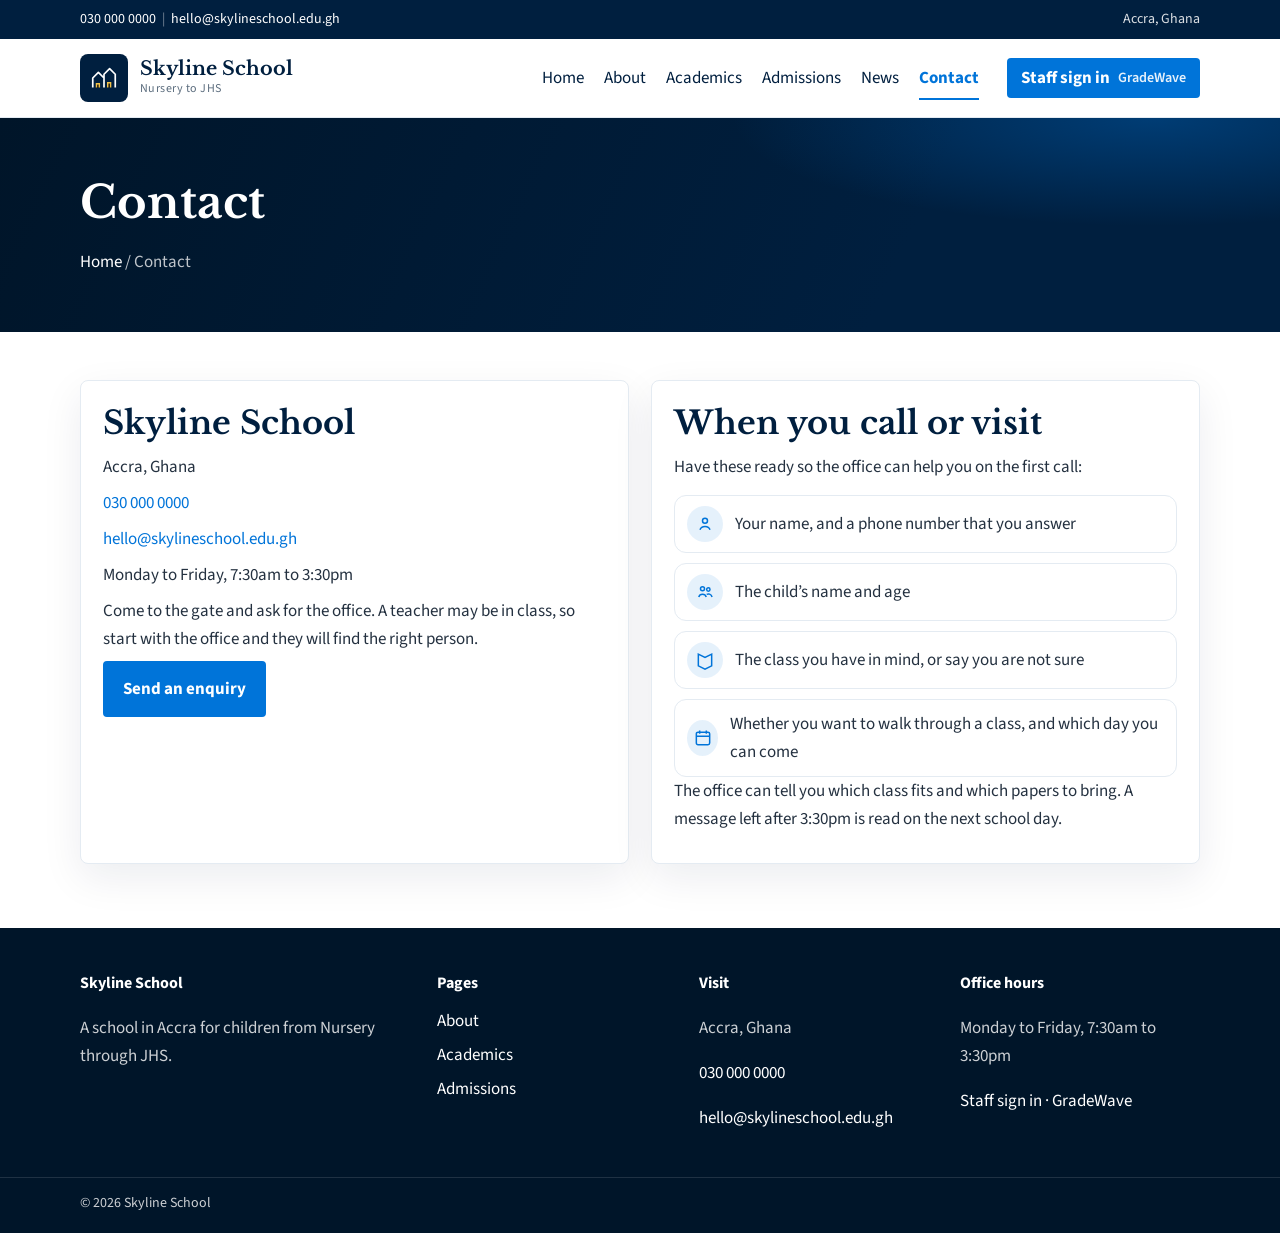
<file: contact.html>
<!DOCTYPE html>
<html lang="en">
<head>
  <meta charset="UTF-8">
  <meta name="viewport" content="width=device-width, initial-scale=1">
  <title>Contact · Skyline School</title>
  <link rel="preconnect" href="https://fonts.googleapis.com">
  <link rel="preconnect" href="https://fonts.gstatic.com" crossorigin>
  <link href="https://fonts.googleapis.com/css2?family=Libre+Baskerville:wght@400;700&family=Source+Sans+3:wght@400;600;700&display=swap" rel="stylesheet">
  <link rel="stylesheet" href="css/style.css">
</head>
<body data-page="Contact">
  <a class="skip" href="#content">Skip to content</a>
  <div class="topbar">
    <div class="container topbar-inner">
      <p><a data-phone href="tel:0300000000">030 000 0000</a><span>|</span><a data-email href="mailto:hello@skylineschool.edu.gh">hello@skylineschool.edu.gh</a></p>
      <p data-field="address">Accra, Ghana</p>
    </div>
  </div>
  <header class="site-header">
    <div class="container header-inner">
      <a class="brand" href="index.html">
        <span class="logo-slot" data-logo-slot>S</span>
        <span><strong data-field="name">Skyline School</strong><small>Nursery to JHS</small></span>
      </a>
      <button class="menu-btn" type="button" aria-expanded="false" aria-label="Open menu"><span></span></button>
      <nav class="nav" aria-label="Pages">
        <a href="index.html">Home</a>
        <a href="about.html">About</a>
        <a href="academics.html">Academics</a>
        <a href="admissions.html">Admissions</a>
        <a href="news.html">News</a>
        <a href="contact.html">Contact</a>
        <a class="staff" data-portal href="#staff">Staff sign in <small>GradeWave</small></a>
      </nav>
    </div>
  </header>
  <section class="banner">
    <div class="container">
      <h1>Contact</h1>
      <p class="crumbs"><a href="index.html">Home</a> <span>/</span> Contact</p>
    </div>
  </section>
  <main id="content" class="page">
    <div class="container page-grid">
      <div class="contact-card">
        <h2 data-field="name">Skyline School</h2>
        <p data-field="address">Accra, Ghana</p>
        <p><a data-phone href="tel:0300000000">030 000 0000</a></p>
        <p><a data-email href="mailto:hello@skylineschool.edu.gh">hello@skylineschool.edu.gh</a></p>
        <p data-field="hours">Monday to Friday, 7:30am to 3:30pm</p>
        <p>Come to the gate and ask for the office. A teacher may be in class, so start with the office and they will find the right person.</p>
        <p><a class="btn btn-solid" href="admissions.html">Send an enquiry</a></p>
      </div>
      <div class="contact-card">
        <h2>When you call or visit</h2>
        <p>Have these ready so the office can help you on the first call:</p>
        <ul class="papers">
          <li><span class="pico" aria-hidden="true"><svg width="20" height="20" viewBox="0 0 24 24" fill="none" stroke="currentColor" stroke-width="1.8"><circle cx="12" cy="8" r="3"/><path d="M6 19c.8-2.6 2.8-4 6-4s5.2 1.4 6 4"/></svg></span><span>Your name, and a phone number that you answer</span></li>
          <li><span class="pico" aria-hidden="true"><svg width="20" height="20" viewBox="0 0 24 24" fill="none" stroke="currentColor" stroke-width="1.8"><circle cx="9" cy="8" r="2.4"/><circle cx="16" cy="9" r="2"/><path d="M4.5 18c.6-2.2 2.2-3.4 4.5-3.4s3.9 1.2 4.5 3.4M14 14.8c1.2-.5 2.4-.6 3.5-.2 1.6.6 2.6 2 3 3.4"/></svg></span><span>The child’s name and age</span></li>
          <li><span class="pico" aria-hidden="true"><svg width="20" height="20" viewBox="0 0 24 24" fill="none" stroke="currentColor" stroke-width="1.8"><path d="M4 19V5l8 4 8-4v14l-8 4-8-4Z"/></svg></span><span>The class you have in mind, or say you are not sure</span></li>
          <li><span class="pico" aria-hidden="true"><svg width="20" height="20" viewBox="0 0 24 24" fill="none" stroke="currentColor" stroke-width="1.8"><rect x="4" y="5" width="16" height="15" rx="2"/><path d="M8 3v4M16 3v4M4 10h16"/></svg></span><span>Whether you want to walk through a class, and which day you can come</span></li>
        </ul>
        <p>The office can tell you which class fits and which papers to bring. A message left after 3:30pm is read on the next school day.</p>
      </div>
    </div>
  </main>
  <footer class="site-footer">
    <div class="container footer-grid">
      <div>
        <h3 data-field="name">Skyline School</h3>
        <p>A school in Accra for children from Nursery through JHS.</p>
      </div>
      <div>
        <h3>Pages</h3>
        <ul>
          <li><a href="about.html">About</a></li>
          <li><a href="academics.html">Academics</a></li>
          <li><a href="admissions.html">Admissions</a></li>
        </ul>
      </div>
      <div>
        <h3>Visit</h3>
        <p data-field="address">Accra, Ghana</p>
        <p><a data-phone href="tel:0300000000">030 000 0000</a></p>
        <p><a data-email href="mailto:hello@skylineschool.edu.gh">hello@skylineschool.edu.gh</a></p>
      </div>
      <div>
        <h3>Office hours</h3>
        <p data-field="hours">Monday to Friday, 7:30am to 3:30pm</p>
        <p><a data-portal href="#staff">Staff sign in · GradeWave</a></p>
      </div>
    </div>
    <div class="footer-base"><div class="container">© <span data-year-now>2026</span> <span data-field="name">Skyline School</span></div></div>
  </footer>
  <script src="config.js"></script>
  <script src="js/site.js"></script>
</body>
</html>
</file>
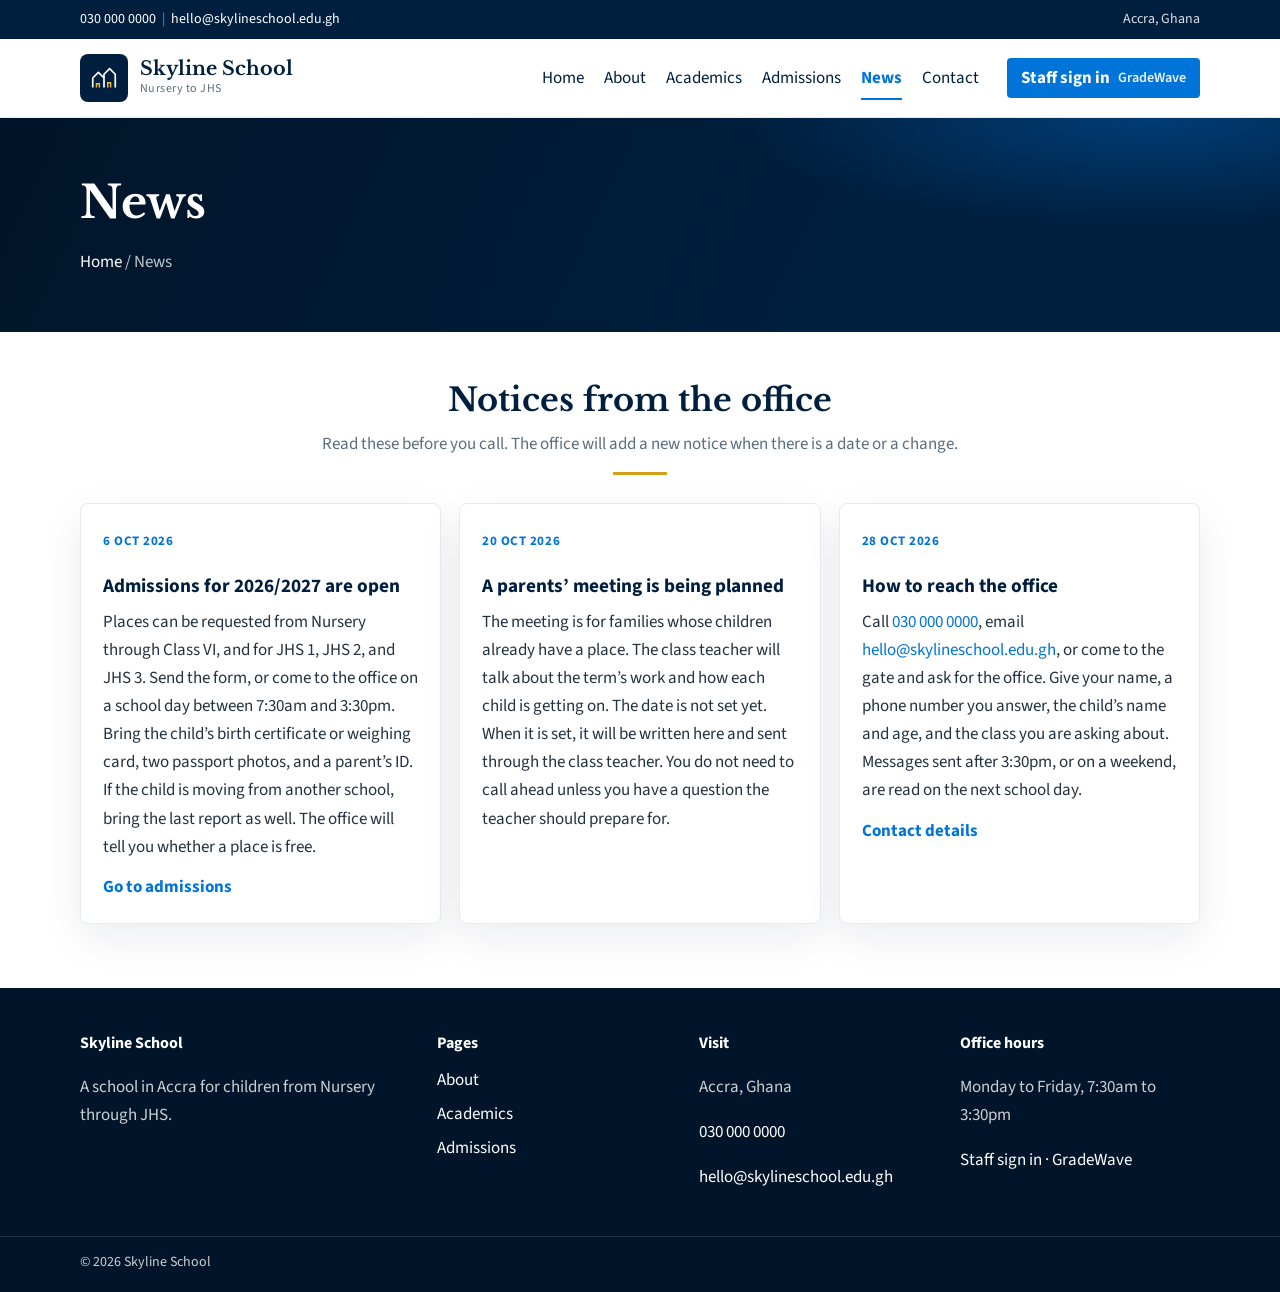
<file: news.html>
<!DOCTYPE html>
<html lang="en">
<head>
  <meta charset="UTF-8">
  <meta name="viewport" content="width=device-width, initial-scale=1">
  <title>News · Skyline School</title>
  <link rel="preconnect" href="https://fonts.googleapis.com">
  <link rel="preconnect" href="https://fonts.gstatic.com" crossorigin>
  <link href="https://fonts.googleapis.com/css2?family=Libre+Baskerville:wght@400;700&family=Source+Sans+3:wght@400;600;700&display=swap" rel="stylesheet">
  <link rel="stylesheet" href="css/style.css">
</head>
<body data-page="News">
  <a class="skip" href="#content">Skip to content</a>
  <div class="topbar">
    <div class="container topbar-inner">
      <p><a data-phone href="tel:0300000000">030 000 0000</a><span>|</span><a data-email href="mailto:hello@skylineschool.edu.gh">hello@skylineschool.edu.gh</a></p>
      <p data-field="address">Accra, Ghana</p>
    </div>
  </div>
  <header class="site-header">
    <div class="container header-inner">
      <a class="brand" href="index.html">
        <span class="logo-slot" data-logo-slot>S</span>
        <span><strong data-field="name">Skyline School</strong><small>Nursery to JHS</small></span>
      </a>
      <button class="menu-btn" type="button" aria-expanded="false" aria-label="Open menu"><span></span></button>
      <nav class="nav" aria-label="Pages">
        <a href="index.html">Home</a>
        <a href="about.html">About</a>
        <a href="academics.html">Academics</a>
        <a href="admissions.html">Admissions</a>
        <a href="news.html">News</a>
        <a href="contact.html">Contact</a>
        <a class="staff" data-portal href="#staff">Staff sign in <small>GradeWave</small></a>
      </nav>
    </div>
  </header>
  <section class="banner">
    <div class="container">
      <h1>News</h1>
      <p class="crumbs"><a href="index.html">Home</a> <span>/</span> News</p>
    </div>
  </section>
  <main id="content" class="page">
    <div class="container">
      <div class="section-head">
        <h2>Notices from the office</h2>
        <p>Read these before you call. The office will add a new notice when there is a date or a change.</p>
        <div class="rule"></div>
      </div>
      <div class="posts">
        <article class="post">
          <time datetime="2026-10-06">6 Oct 2026</time>
          <h3>Admissions for <span data-field="year">2026/2027</span> are open</h3>
          <p>Places can be requested from Nursery through Class VI, and for JHS 1, JHS 2, and JHS 3. Send the form, or come to the office on a school day between 7:30am and 3:30pm.</p>
          <p>Bring the child’s birth certificate or weighing card, two passport photos, and a parent’s ID. If the child is moving from another school, bring the last report as well. The office will tell you whether a place is free.</p>
          <a class="more" href="admissions.html">Go to admissions</a>
        </article>
        <article class="post">
          <time datetime="2026-10-20">20 Oct 2026</time>
          <h3>A parents’ meeting is being planned</h3>
          <p>The meeting is for families whose children already have a place. The class teacher will talk about the term’s work and how each child is getting on. The date is not set yet.</p>
          <p>When it is set, it will be written here and sent through the class teacher. You do not need to call ahead unless you have a question the teacher should prepare for.</p>
        </article>
        <article class="post">
          <time datetime="2026-10-28">28 Oct 2026</time>
          <h3>How to reach the office</h3>
          <p>Call <a data-phone href="tel:0300000000">030 000 0000</a>, email <a data-email href="mailto:hello@skylineschool.edu.gh">hello@skylineschool.edu.gh</a>, or come to the gate and ask for the office. Give your name, a phone number you answer, the child’s name and age, and the class you are asking about.</p>
          <p>Messages sent after 3:30pm, or on a weekend, are read on the next school day.</p>
          <a class="more" href="contact.html">Contact details</a>
        </article>
      </div>
    </div>
  </main>
  <footer class="site-footer">
    <div class="container footer-grid">
      <div>
        <h3 data-field="name">Skyline School</h3>
        <p>A school in Accra for children from Nursery through JHS.</p>
      </div>
      <div>
        <h3>Pages</h3>
        <ul>
          <li><a href="about.html">About</a></li>
          <li><a href="academics.html">Academics</a></li>
          <li><a href="admissions.html">Admissions</a></li>
        </ul>
      </div>
      <div>
        <h3>Visit</h3>
        <p data-field="address">Accra, Ghana</p>
        <p><a data-phone href="tel:0300000000">030 000 0000</a></p>
        <p><a data-email href="mailto:hello@skylineschool.edu.gh">hello@skylineschool.edu.gh</a></p>
      </div>
      <div>
        <h3>Office hours</h3>
        <p data-field="hours">Monday to Friday, 7:30am to 3:30pm</p>
        <p><a data-portal href="#staff">Staff sign in · GradeWave</a></p>
      </div>
    </div>
    <div class="footer-base"><div class="container">© <span data-year-now>2026</span> <span data-field="name">Skyline School</span></div></div>
  </footer>
  <script src="config.js"></script>
  <script src="js/site.js"></script>
</body>
</html>
</file>
<file: css/style.css>
:root {
  --navy: #001f3f;
  --navy-2: #06284f;
  --blue: #0074d9;
  --blue-dark: #005eae;
  --ink: #243140;
  --muted: #5c6d7e;
  --line: #e4ebf2;
  --paper: #ffffff;
  --wash: #f5f8fb;
  --gold: #d4a017;
  --ok: #0d7a3f;
  --err: #a3262d;
  --shadow: 0 14px 40px rgba(0, 31, 63, 0.08);
  --serif: "Libre Baskerville", Georgia, "Times New Roman", serif;
  --sans: "Source Sans 3", "Segoe UI", sans-serif;
  --round: "Nunito", "Source Sans 3", sans-serif;
  --max: 1120px;
}

* { box-sizing: border-box; }
html { scroll-behavior: smooth; }
body {
  margin: 0;
  color: var(--ink);
  background: var(--paper);
  font-family: var(--sans);
  font-size: 17px;
  line-height: 1.65;
}
img { max-width: 100%; display: block; }
a { color: var(--blue); text-decoration: none; }
a:hover { color: var(--blue-dark); }
button, input, select, textarea { font: inherit; }
.container { width: min(var(--max), calc(100% - 32px)); margin: 0 auto; }

.skip {
  position: absolute;
  left: 12px;
  top: -48px;
  background: #fff;
  color: var(--navy);
  padding: 8px 12px;
  z-index: 30;
}
.skip:focus { top: 12px; }

.topbar {
  background: var(--navy);
  color: rgba(255, 255, 255, 0.86);
  font-size: 14px;
}
.topbar-inner {
  display: flex;
  flex-wrap: wrap;
  gap: 8px 18px;
  justify-content: space-between;
  padding: 8px 0;
}
.topbar-inner p { margin: 0; min-width: 0; max-width: 100%; }
.topbar a { color: #fff; overflow-wrap: anywhere; }
.topbar span { opacity: 0.55; margin: 0 6px; }

.site-header {
  position: sticky;
  top: 0;
  z-index: 20;
  background: #fff;
  border-bottom: 1px solid var(--line);
  box-shadow: 0 1px 0 rgba(0, 31, 63, 0.03);
  transition: box-shadow 0.3s ease;
}
.site-header.is-scrolled { box-shadow: 0 10px 28px rgba(0, 31, 63, 0.08); }
.header-inner {
  display: flex;
  align-items: center;
  justify-content: space-between;
  min-height: 78px;
  gap: 16px;
}
.brand {
  display: flex;
  align-items: center;
  gap: 12px;
  color: var(--navy);
}
.brand strong {
  display: block;
  font-family: var(--serif);
  font-size: 1.2rem;
  line-height: 1.15;
}
.brand small { display: block; color: var(--muted); font-size: 12px; letter-spacing: 0.04em; }
.logo-slot {
  width: 48px;
  height: 48px;
  display: grid;
  place-items: center;
  border-radius: 8px;
  background: var(--navy);
  color: #fff;
  font-family: var(--serif);
  font-weight: 700;
  overflow: hidden;
}
.logo-slot img, .logo-slot svg { width: 30px; height: 30px; object-fit: contain; }

.menu-btn {
  width: 44px;
  height: 44px;
  border: 1px solid var(--line);
  border-radius: 8px;
  background: #fff;
  cursor: pointer;
}
.menu-btn span,
.menu-btn span:before,
.menu-btn span:after {
  display: block;
  width: 18px;
  height: 2px;
  margin: 0 auto;
  background: var(--navy);
  position: relative;
  transition: transform 0.25s ease, top 0.25s ease, background 0.2s ease;
}
.menu-btn span:before,
.menu-btn span:after { content: ""; position: absolute; left: 0; }
.menu-btn span:before { top: -6px; }
.menu-btn span:after { top: 6px; }
.menu-btn[aria-expanded="true"] span { background: transparent; }
.menu-btn[aria-expanded="true"] span:before { top: 0; transform: rotate(45deg); }
.menu-btn[aria-expanded="true"] span:after { top: 0; transform: rotate(-45deg); }

.nav {
  display: block;
  position: absolute;
  left: 0;
  right: 0;
  top: 100%;
  max-height: 0;
  overflow: hidden;
  background: var(--navy);
  padding: 0 16px;
  transition: max-height 0.35s ease, padding 0.35s ease;
}
.nav.open { max-height: 460px; padding: 8px 16px 18px; }
.nav a {
  display: block;
  color: #fff;
  padding: 12px 0;
  border-bottom: 1px solid rgba(255, 255, 255, 0.1);
}
.nav a[aria-current="page"] { font-weight: 700; }
.nav a.staff {
  display: inline-flex;
  width: auto;
  align-items: center;
  gap: 8px;
  margin: 14px 0 2px;
  padding: 10px 16px;
  border: 0;
  border-bottom: 0;
  border-radius: 4px;
  background: var(--blue);
  color: #fff !important;
  font-weight: 700;
  line-height: 1.2;
}
.staff small { font-weight: 600; opacity: 0.9; }
.hp {
  position: absolute;
  left: -10000px;
  width: 1px;
  height: 1px;
  overflow: hidden;
}

.hero {
  position: relative;
  color: #fff;
  background:
    radial-gradient(900px 420px at 85% 20%, rgba(0, 116, 217, 0.45), transparent 60%),
    linear-gradient(115deg, #001529 0%, #001f3f 48%, #0a4f86 100%);
  overflow: hidden;
}
.hero-grid { display: grid; gap: 8px; align-items: center; }
.hero-inner { padding: 56px 0 24px; max-width: 640px; }
.scene { margin: 0 0 12px; }
.scene svg, .scene img, .scene-wide img, .map-slot img { width: 100%; height: auto; display: block; }
.scene img, .scene-wide img { border-radius: 18px; object-fit: cover; }
.scene img { max-height: 420px; }
.photo-row { display: grid; gap: 16px; }
.photo-row figure { margin: 0; }
.photo-row img { width: 100%; height: 220px; object-fit: cover; border-radius: 16px; }
.photo-row figcaption { margin-top: 8px; text-align: center; font-family: var(--round); font-weight: 800; color: var(--navy); }
.visit-photo { margin-bottom: 22px; }
.visit-photo img { width: 100%; max-height: 360px; object-fit: cover; }
.scene-wide { margin: 0 0 28px; }
.scene-wide img { border-radius: 16px; }
.sun, .cloud { transform-box: fill-box; transform-origin: center; }
.sun { animation: glow 5.5s ease-in-out infinite; }
.cloud-a { animation: drift 16s ease-in-out infinite; }
.cloud-b { animation: drift 20s ease-in-out infinite reverse; }
.hero-inner > * { animation: rise 0.75s cubic-bezier(0.22, 0.61, 0.36, 1) both; }
.hero-inner > *:nth-child(1) { animation-delay: 0.05s; }
.hero-inner > *:nth-child(2) { animation-delay: 0.16s; }
.hero-inner > *:nth-child(3) { animation-delay: 0.28s; }
.hero-inner > *:nth-child(4) { animation-delay: 0.4s; }
.eyebrow {
  margin: 0 0 12px;
  color: #f2d48a;
  font-size: 13px;
  font-weight: 700;
  letter-spacing: 0.14em;
  text-transform: uppercase;
}
.hero h1 {
  margin: 0;
  font-family: var(--serif);
  font-size: clamp(2rem, 5vw, 3.3rem);
  line-height: 1.2;
  font-weight: 700;
}
.hero p { margin: 16px 0 0; font-size: 1.12rem; color: rgba(255, 255, 255, 0.88); }
.hero-actions { display: flex; flex-wrap: wrap; gap: 12px; margin-top: 28px; }
.hero-wave { display: block; width: 100%; height: 54px; margin-top: -1px; }
.hero-wave path { fill: var(--wash); }

.btn {
  display: inline-block;
  padding: 12px 18px;
  border-radius: 4px;
  font-weight: 700;
  border: 2px solid transparent;
  transition: background 0.22s ease, color 0.22s ease, transform 0.22s ease, box-shadow 0.22s ease;
}
.btn:hover, .staff:hover, .submit:hover { transform: translateY(-2px); }
.btn-light { background: #fff; color: var(--navy); }
.btn-light:hover { color: var(--blue); }
.btn-line { border-color: rgba(255, 255, 255, 0.7); color: #fff; }
.btn-line:hover { background: #fff; color: var(--navy); }
.btn-solid { background: var(--blue); color: #fff; border-color: var(--blue); }
.btn-solid:hover { background: var(--blue-dark); color: #fff; }

.band { padding: 64px 0; }
.band.wash { background: var(--wash); }
.band.white { background: #fff; }
.section-head { max-width: 640px; margin: 0 auto 28px; text-align: center; }
.section-head h2, .page-copy h2, .split h2, .stage h2, .page h2 {
  margin: 0 0 10px;
  font-family: var(--serif);
  color: var(--navy);
  font-size: 2rem;
  line-height: 1.25;
}
.section-head p, .lede { margin: 0; color: var(--muted); }
.rule {
  width: 54px;
  height: 3px;
  margin: 14px auto 0;
  background: var(--gold);
}

.overlap { margin-top: -70px; position: relative; z-index: 2; }
.cards, .prices, .posts, .stages { display: grid; gap: 18px; }
.card, .price, .post, .stage, .panel, .form-card, .contact-card {
  background: #fff;
  border: 1px solid var(--line);
  border-radius: 8px;
  box-shadow: var(--shadow);
  transition: transform 0.35s cubic-bezier(0.22, 0.61, 0.36, 1), box-shadow 0.35s ease;
}
.card:hover, .post:hover, .price:hover, .stage:hover, .fact:hover {
  transform: translateY(-6px);
  box-shadow: 0 18px 42px rgba(0, 31, 63, 0.12);
}
.card { padding: 22px; }
.card h3, .post h3, .price h3 { margin: 10px 0 6px; color: var(--navy); font-size: 1.2rem; }
.card p, .post p { margin: 0; color: var(--ink); }
.icon {
  width: 46px;
  height: 46px;
  display: grid;
  place-items: center;
  border-radius: 50%;
  background: rgba(0, 116, 217, 0.1);
  color: var(--blue);
  transition: transform 0.35s ease;
}
.card:hover .icon { transform: scale(1.08); }
.more { display: inline-block; margin-top: 12px; font-weight: 700; transition: transform 0.22s ease; }
.more:hover { transform: translateX(4px); }

.split { display: grid; gap: 28px; align-items: center; }
.facts { display: grid; gap: 12px; }
.fact {
  padding: 16px 18px;
  background: #fff;
  border-left: 4px solid var(--blue);
  border-radius: 8px;
  box-shadow: var(--shadow);
  transition: transform 0.35s cubic-bezier(0.22, 0.61, 0.36, 1), box-shadow 0.35s ease;
}
.fact span { display: block; color: var(--muted); font-size: 13px; text-transform: uppercase; letter-spacing: 0.06em; }
.fact strong { color: var(--navy); font-family: var(--serif); font-size: 1.25rem; }

.stage, .post, .price { padding: 22px; }
.stage { overflow: hidden; }
.stage-art { width: calc(100% + 44px); max-width: none; height: 150px; object-fit: cover; object-position: center; margin: 0 -22px 16px; }
.class-row { padding: 12px 0; border-top: 1px solid var(--line); }
.class-row strong { color: var(--navy); }
.class-row p { margin: 4px 0 0; }

.price { text-align: center; padding: 28px 22px; }
.price .who { color: var(--muted); margin: 0; }
.price b {
  display: block;
  margin: 8px 0;
  color: var(--navy);
  font-family: var(--serif);
  font-size: 2.4rem;
}
.price .per { margin: 0 0 16px; color: var(--muted); }

.post time {
  display: inline-block;
  margin-bottom: 8px;
  color: var(--blue);
  font-size: 13px;
  font-weight: 700;
  letter-spacing: 0.04em;
  text-transform: uppercase;
}

.cta {
  background: linear-gradient(115deg, var(--navy) 0%, #0a4f86 100%);
  color: #fff;
  text-align: center;
}
.say { margin: 0 0 8px; color: var(--navy); font-family: var(--round); font-size: 1.2rem; font-weight: 800; line-height: 1.35; }
.kid-band { background: #fff6df; }
.audience { display: grid; gap: 18px; }
.day { position: relative; display: grid; gap: 16px; }
.day::before {
  content: "";
  position: absolute;
  left: 20px;
  top: 22px;
  bottom: 22px;
  width: 3px;
  border-radius: 3px;
  background: linear-gradient(var(--gold), var(--blue));
}
.day article {
  display: grid;
  grid-template-columns: 42px 1fr;
  gap: 14px;
  align-items: start;
  background: transparent;
  box-shadow: none;
  padding: 0;
  text-align: left;
}
.day-card {
  background: #fff;
  border-radius: 16px;
  padding: 16px 16px 18px;
  box-shadow: var(--shadow);
}
.pico {
  width: 40px;
  height: 40px;
  display: grid;
  place-items: center;
  border-radius: 50%;
  background: rgba(0, 116, 217, 0.1);
  color: var(--blue);
}
.day .pico { margin-bottom: 8px; }
.for-child, .for-parent {
  padding: 24px;
  border-radius: 16px;
  box-shadow: var(--shadow);
}
.for-child { background: #fff6df; border: 2px solid #f0c14a; }
.for-parent { background: #fff; border: 2px solid #c5ddf5; }
.for-child h2, .for-parent h2 { font-family: var(--round); }
.for-child .eyebrow { color: #9a6b00; }
.for-parent .eyebrow { color: var(--blue); }
.day h3 { margin: 8px 0; color: var(--navy); font-family: var(--round); }
.day p { margin: 0; }
.step {
  width: 42px;
  height: 42px;
  display: grid;
  place-items: center;
  border-radius: 50%;
  background: var(--blue);
  color: #fff;
  font-family: var(--round);
  font-weight: 800;
  position: relative;
  z-index: 1;
  box-shadow: 0 0 0 4px #fff;
}
.kid-band .step { box-shadow: 0 0 0 4px #fff6df; }
.cta h2 { margin: 0 0 8px; font-family: var(--serif); font-size: 2rem; }
.cta p { margin: 0 auto 18px; max-width: 36rem; color: rgba(255, 255, 255, 0.86); }

.banner {
  background:
    radial-gradient(700px 180px at 90% 0%, rgba(0, 116, 217, 0.35), transparent 60%),
    linear-gradient(115deg, #001529, #001f3f 70%);
  color: #fff;
  padding: 48px 0 56px;
}
.banner h1 { margin: 0; font-family: var(--serif); font-size: clamp(2rem, 4vw, 2.8rem); }
.crumbs { margin: 8px 0 0; color: rgba(255, 255, 255, 0.75); }
.crumbs a { color: #fff; }
.page { padding: 48px 0 64px; }
.page-grid { display: grid; gap: 22px; }
.bring { margin: 0 0 8px; padding-left: 18px; }
.bring li { margin: 6px 0; }

form { display: grid; gap: 12px; }
label { display: grid; gap: 6px; font-weight: 700; color: var(--navy); }
input, select, textarea {
  width: 100%;
  padding: 12px;
  border: 1px solid #cfd8e3;
  border-radius: 4px;
  background: #fff;
  color: var(--ink);
}
textarea { min-height: 130px; resize: vertical; }
input:focus, select:focus, textarea:focus { outline: 2px solid var(--blue); border-color: var(--blue); }
.submit {
  justify-self: start;
  border: 0;
  border-radius: 4px;
  background: var(--blue);
  color: #fff;
  font-weight: 700;
  padding: 12px 18px;
  cursor: pointer;
  transition: background 0.22s ease, transform 0.22s ease;
}
.submit:hover { background: var(--blue-dark); }
.submit:disabled { opacity: 0.7; cursor: wait; }
.form-status { min-height: 1.4em; margin: 0; font-weight: 700; }
.form-status.ok { color: var(--ok); }
.form-status.err { color: var(--err); }
.form-card, .contact-card, .map-slot { padding: 22px; }
.map-slot {
  margin: 0;
  overflow: hidden;
  border: 1px solid var(--line);
  border-radius: 8px;
  background: #fff;
  box-shadow: var(--shadow);
}
.map-slot figcaption { margin: 0; padding: 12px 16px 16px; color: var(--muted); font-size: 0.95rem; }
.contact-card { max-width: 560px; }
.contact-card p { margin: 0 0 8px; }

.site-footer { background: #001529; color: rgba(255, 255, 255, 0.8); }
.footer-grid { display: grid; gap: 22px; padding: 42px 0 28px; }
.site-footer h3 { margin: 0 0 10px; color: #fff; font-size: 1rem; }
.site-footer a { color: #fff; }
.site-footer ul { list-style: none; margin: 0; padding: 0; }
.site-footer li { margin: 6px 0; }
.footer-base {
  border-top: 1px solid rgba(255, 255, 255, 0.12);
  padding: 14px 0 18px;
  font-size: 14px;
}

@media (min-width: 800px) {
  .cards, .posts { grid-template-columns: repeat(3, 1fr); }
  .audience { grid-template-columns: 1fr 1fr; }
  .photo-row { grid-template-columns: repeat(3, 1fr); }
  .day { grid-template-columns: repeat(4, 1fr); }
  .day::before { left: 12%; right: 12%; top: 20px; bottom: auto; width: auto; height: 3px; }
  .day article { display: block; text-align: center; }
  .day .step { margin: 0 auto 14px; }
  .day .pico { margin-left: auto; margin-right: auto; }
  .board { grid-template-columns: repeat(3, 1fr); }
  #why-school .cards { grid-template-columns: 1fr 1fr; }
  .prices, .stages, .split, .page-grid, .footer-grid { grid-template-columns: 1fr 1fr; }
  .footer-grid { grid-template-columns: 1.4fr 1fr 1fr 1fr; }
}
@media (min-width: 900px) {
  .hero-grid { grid-template-columns: minmax(0, 1.05fr) minmax(260px, 0.95fr); }
  .hero-inner { padding: 64px 0 72px; }
  .scene { margin: 20px 0; }
}
@media (min-width: 980px) {
  .menu-btn { display: none; }
  .nav {
    display: flex;
    position: static;
    align-items: center;
    gap: 20px;
    max-height: none;
    overflow: visible;
    background: transparent;
    padding: 0;
  }
  .nav a:not(.staff) { position: relative; }
  .nav a:not(.staff):after {
    content: "";
    position: absolute;
    left: 0;
    bottom: 0;
    width: 100%;
    height: 2px;
    background: var(--blue);
    transform: scaleX(0);
    transform-origin: left center;
    transition: transform 0.25s ease;
  }
  .nav a:not(.staff):hover:after,
  .nav a[aria-current="page"]:after { transform: scaleX(1); }
  .nav a {
    color: var(--navy);
    border: 0;
    padding: 8px 0;
  }
  .nav a[aria-current="page"] { color: var(--blue); }
  .nav a.staff { flex: 0 0 auto; margin: 0 0 0 8px; padding: 10px 14px; }
}

.reveal {
  opacity: 0;
  transform: translateY(18px);
  transition: opacity 0.65s cubic-bezier(0.22, 0.61, 0.36, 1), transform 0.65s cubic-bezier(0.22, 0.61, 0.36, 1);
  transition-delay: var(--d, 0ms);
}
.reveal.in { opacity: 1; transform: none; }
.reveal.in.card:hover,
.reveal.in.post:hover,
.reveal.in.price:hover,
.reveal.in.stage:hover,
.reveal.in.fact:hover { transform: translateY(-6px); }
.rule { transform: scaleX(0); transform-origin: center; transition: transform 0.55s ease 0.15s; }
.reveal.in .rule { transform: scaleX(1); }

@keyframes rise {
  from { opacity: 0; transform: translateY(16px); }
  to { opacity: 1; transform: none; }
}
@keyframes drift {
  from { transform: translateX(0); }
  50% { transform: translateX(14px); }
  to { transform: translateX(0); }
}
@keyframes glow {
  50% { transform: scale(1.08); }
}

.board { display: grid; gap: 16px; }
.board article {
  background: #fff;
  border: 1px solid var(--line);
  border-top: 4px solid var(--blue);
  border-radius: 16px;
  padding: 18px 14px 16px;
  text-align: center;
  box-shadow: var(--shadow);
}
.board article:nth-child(3n + 2) { border-top-color: var(--gold); }
.board b {
  display: block;
  color: var(--navy);
  font-family: var(--round);
  font-size: 1.65rem;
  line-height: 1.1;
}
.board span {
  display: block;
  margin: 6px 0 8px;
  color: var(--blue);
  font-size: 12px;
  font-weight: 700;
  letter-spacing: 0.08em;
  text-transform: uppercase;
}
.board p { margin: 0; font-size: 0.95rem; }

.path { display: grid; gap: 22px; margin: 8px 0 36px; }
.path-row p {
  margin: 0 0 10px;
  text-align: center;
  color: #9a6b00;
  font-size: 13px;
  font-weight: 700;
  letter-spacing: 0.1em;
  text-transform: uppercase;
}
.path-row:nth-child(2) p { color: var(--blue); }
.path-row:last-child p { color: var(--navy); }
.path ol {
  list-style: none;
  display: flex;
  flex-wrap: wrap;
  justify-content: center;
  gap: 14px 40px;
  margin: 0;
  padding: 0;
}
.path li {
  position: relative;
  flex: 1 1 150px;
  max-width: 210px;
  background: #fff;
  border: 1px solid var(--line);
  border-radius: 14px;
  padding: 14px 12px;
  text-align: center;
  box-shadow: var(--shadow);
}
.path-row:first-child li { border-top: 4px solid var(--gold); }
.path-row:nth-child(2) li { border-top: 4px solid var(--blue); flex-basis: 120px; max-width: 150px; }
.path-row:last-child li { border-top: 4px solid var(--navy); }
.path li strong { display: block; color: var(--navy); font-family: var(--round); font-size: 1.15rem; }
.path li span { display: block; color: var(--muted); font-size: 0.92rem; }
.path li:not(:last-child)::after {
  content: "";
  position: absolute;
  right: -26px;
  top: 50%;
  width: 10px;
  height: 10px;
  border-top: 3px solid var(--blue);
  border-right: 3px solid var(--blue);
  transform: translateY(-50%) rotate(45deg);
}
.path-row:first-child li:not(:last-child)::after { border-color: var(--gold); }
.path-row:last-child li:not(:last-child)::after { border-color: var(--navy); }

.flow {
  list-style: none;
  display: grid;
  gap: 16px;
  margin: 0 0 36px;
  padding: 0;
}
.flow li {
  position: relative;
  background: #fff;
  border: 1px solid var(--line);
  border-radius: 16px;
  padding: 20px 16px 22px;
  text-align: center;
  box-shadow: var(--shadow);
}
.flow .step { margin: 0 auto; }
.flow h3 { margin: 12px 0 6px; color: var(--navy); font-family: var(--round); font-size: 1.2rem; }
.flow p { margin: 0; }

.papers { list-style: none; margin: 14px 0 0; padding: 0; display: grid; gap: 10px; }
.papers li {
  display: flex;
  gap: 12px;
  align-items: center;
  background: #fff;
  border: 1px solid var(--line);
  border-radius: 12px;
  padding: 10px 12px;
}
.papers .pico { width: 36px; height: 36px; }

@media (max-width: 799px) {
  .path ol { flex-direction: column; align-items: stretch; gap: 12px; }
  .path li { width: 100%; max-width: none; flex: none; }
  .path li:not(:last-child)::after { display: none; }
}
@media (min-width: 800px) {
  .flow { grid-template-columns: repeat(3, 1fr); gap: 36px; }
  .flow li:not(:last-child)::after {
    content: "";
    position: absolute;
    top: 40px;
    right: -26px;
    width: 12px;
    height: 12px;
    border-top: 3px solid var(--gold);
    border-right: 3px solid var(--gold);
    transform: rotate(45deg);
  }
}

.mast {
  position: relative;
  color: #fff;
  background: #001529;
}
.mast-photo {
  position: absolute;
  inset: 0;
  width: 100%;
  height: 100%;
  object-fit: cover;
  object-position: center 45%;
  z-index: 0;
}
.mast::after {
  content: "";
  position: absolute;
  inset: 0;
  z-index: 1;
  pointer-events: none;
  background:
    linear-gradient(180deg, rgba(0, 16, 32, 0.38) 0%, rgba(0, 16, 32, 0.08) 22%, transparent 40%),
    linear-gradient(100deg, rgba(0, 16, 32, 0.74) 0%, rgba(0, 16, 32, 0.36) 46%, rgba(0, 16, 32, 0.1) 72%);
}
.mast .site-header {
  position: absolute;
  top: 0;
  left: 0;
  right: 0;
  z-index: 5;
  background: transparent;
  border-bottom: 0;
  box-shadow: none;
}
.mast .site-header.is-scrolled {
  position: fixed;
  background: rgba(0, 21, 41, 0.92);
  box-shadow: 0 10px 28px rgba(0, 31, 63, 0.18);
}
.mast .hero {
  position: relative;
  z-index: 2;
  background: none;
  overflow: visible;
  padding-top: 78px;
}
.mast .hero-grid { display: block; }
.mast .hero-inner { padding: 20px 0 40px; }
.mast .hero-wave { position: relative; z-index: 3; }
.mast .brand,
.mast .brand small,
.mast .nav a { color: #fff; }
.mast .brand small { color: rgba(255, 255, 255, 0.78); }
.mast .nav a[aria-current="page"] { color: #fff; }
.mast .nav a:not(.staff):after { background: #fff; }
.mast .menu-btn {
  background: transparent;
  border-color: rgba(255, 255, 255, 0.45);
}
.mast .menu-btn span,
.mast .menu-btn span:before,
.mast .menu-btn span:after { background: #fff; }

@media (min-width: 900px) {
  .mast .hero-inner { padding: 28px 0 64px; }
}

@media (prefers-reduced-motion: reduce) {
  html { scroll-behavior: auto; }
  *, *::before, *::after {
    animation: none !important;
    transition: none !important;
  }
  .reveal { opacity: 1; transform: none; }
  .rule { transform: none; }
}
</file>
